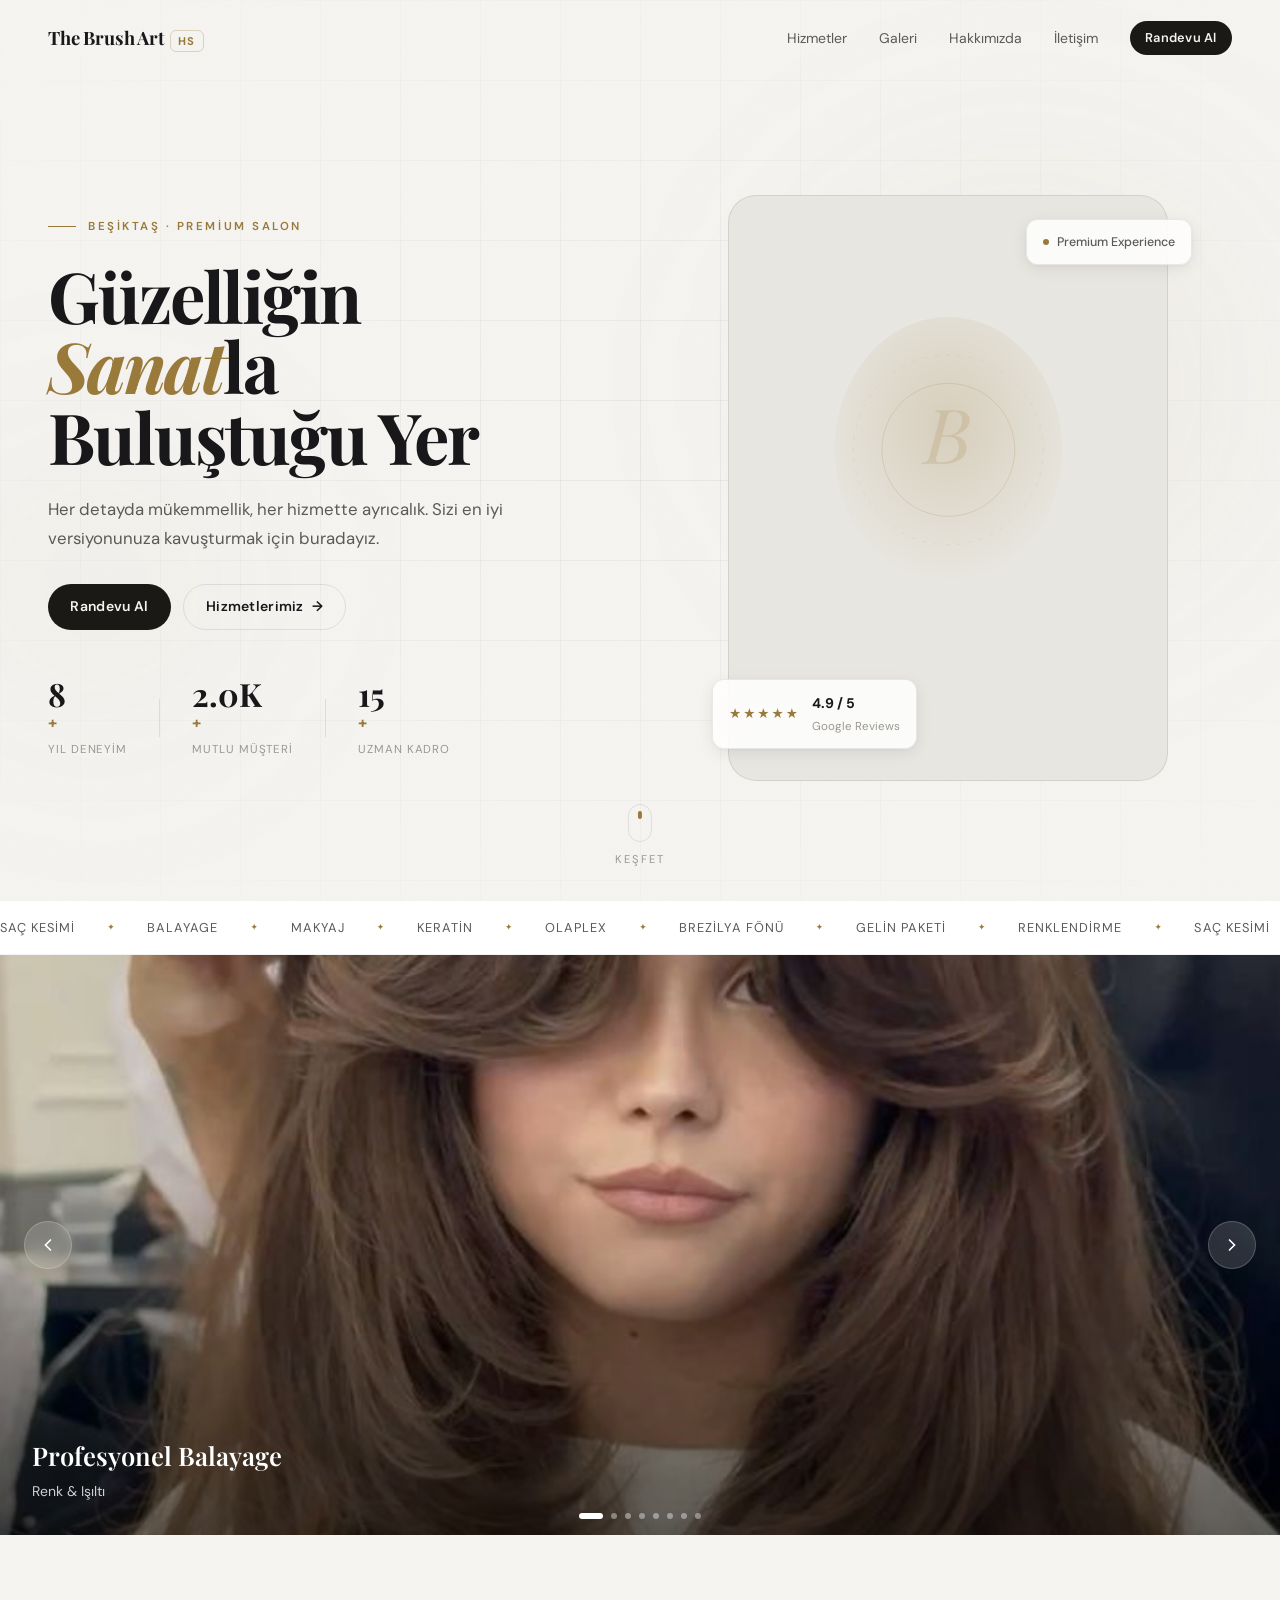
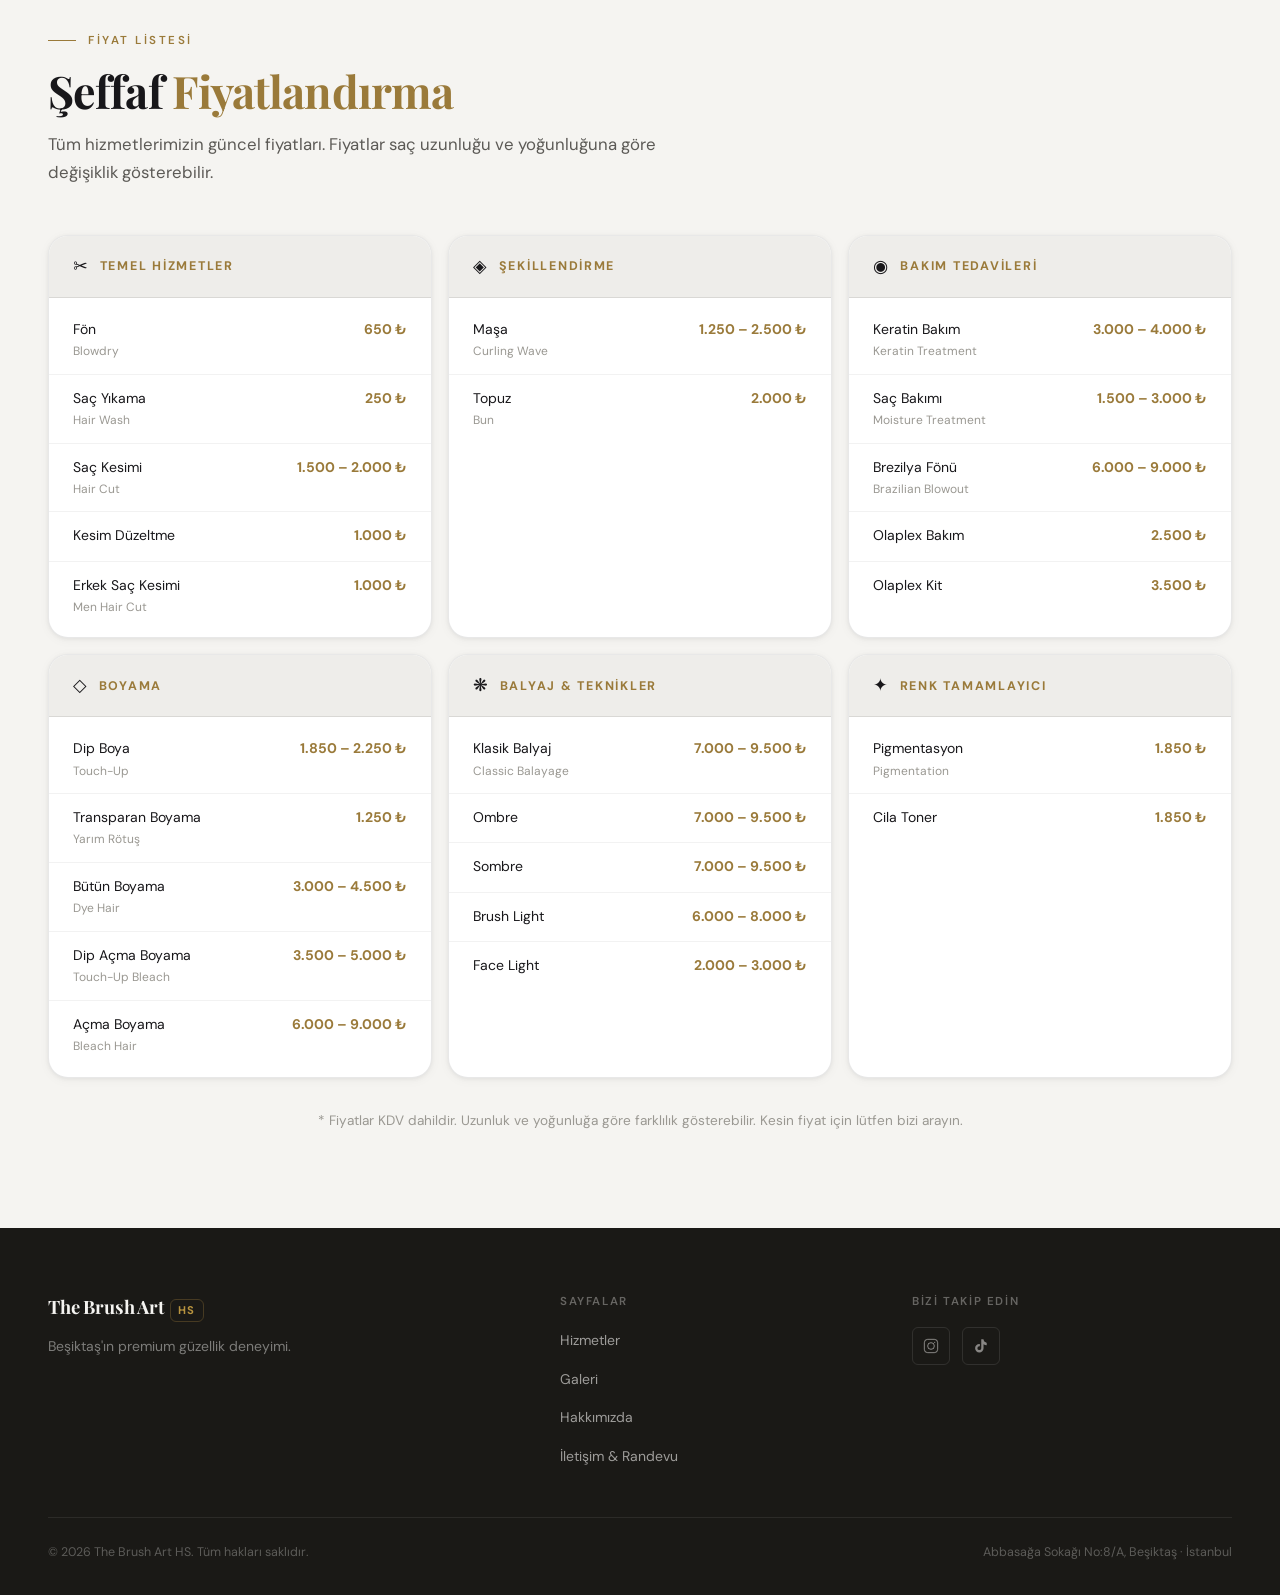
<file: index.html>
<!DOCTYPE html>
<html lang="tr">
<head>
  <meta charset="UTF-8" />
  <meta name="viewport" content="width=device-width, initial-scale=1.0" />
  <meta name="description" content="The Brush Art HS — Beşiktaş'ın premium güzellik salonu. Saç, makyaj ve bakım hizmetleri." />
  <title>The Brush Art HS | Premium Salon — Beşiktaş</title>
  <link rel="preconnect" href="https://fonts.googleapis.com" />
  <link rel="preconnect" href="https://fonts.gstatic.com" crossorigin />
  <link href="https://fonts.googleapis.com/css2?family=Playfair+Display:ital,wght@0,400;0,600;0,700;1,400;1,600&family=DM+Sans:wght@300;400;500;600&display=swap" rel="stylesheet" />
  <link rel="stylesheet" href="css/style.css" />
  <link rel="stylesheet" href="css/animations.css" />
</head>
<body>

<!-- NAV -->
<nav class="navbar" id="navbar">
  <div class="nav-container">
    <a href="index.html" class="nav-logo">
      <span class="logo-main">The Brush Art</span>
      <span class="logo-tag">HS</span>
    </a>
    <ul class="nav-links" id="navLinks">
      <li><a href="hizmetler.html" class="nav-link">Hizmetler</a></li>
      <li><a href="galeri.html"    class="nav-link">Galeri</a></li>
      <li><a href="hakkimizda.html" class="nav-link">Hakkımızda</a></li>
      <li><a href="iletisim.html"  class="nav-link">İletişim</a></li>
    </ul>
    <a href="iletisim.html" class="btn btn-dark btn-sm nav-cta">Randevu Al</a>
    <button class="nav-toggle" id="navToggle" aria-label="Menü" aria-expanded="false">
      <span class="toggle-bar"></span><span class="toggle-bar"></span><span class="toggle-bar"></span>
    </button>
  </div>
</nav>

<!-- HERO -->
<section class="hero" id="home">
  <div class="hero-bg" aria-hidden="true">
    <div class="hero-grain"></div>
    <div class="hero-glow hero-glow--right"></div>
    <div class="hero-glow hero-glow--left"></div>
    <div class="hero-lines"></div>
  </div>
  <div class="hero-container">
    <div class="hero-copy">
      <p class="eyebrow reveal" data-delay="0">
        <span class="eyebrow-line"></span>Beşiktaş · Premium Salon
      </p>
      <h1 class="hero-title reveal" data-delay="120">
        Güzelliğin<br /><em>Sanat</em>la<br />Buluştuğu Yer
      </h1>
      <p class="hero-desc reveal" data-delay="240">
        Her detayda mükemmellik, her hizmette ayrıcalık.
        Sizi en iyi versiyonunuza kavuşturmak için buradayız.
      </p>
      <div class="hero-actions reveal" data-delay="360">
        <a href="iletisim.html" class="btn btn-dark">Randevu Al</a>
        <a href="hizmetler.html" class="btn btn-outline">Hizmetlerimiz <span class="btn-arrow">→</span></a>
      </div>
      <div class="hero-stats reveal" data-delay="480">
        <div class="stat">
          <span class="stat-num" data-count="8">0</span><span class="stat-plus">+</span>
          <span class="stat-label">Yıl Deneyim</span>
        </div>
        <div class="stat-sep"></div>
        <div class="stat">
          <span class="stat-num" data-count="2000">0</span><span class="stat-plus">+</span>
          <span class="stat-label">Mutlu Müşteri</span>
        </div>
        <div class="stat-sep"></div>
        <div class="stat">
          <span class="stat-num" data-count="15">0</span><span class="stat-plus">+</span>
          <span class="stat-label">Uzman Kadro</span>
        </div>
      </div>
    </div>
    <div class="hero-visual reveal-right" data-delay="80" aria-hidden="true">
      <div class="hero-frame">
        <div class="hero-img-placeholder">
          <div class="placeholder-inner">
            <svg class="placeholder-orb" viewBox="0 0 300 400" xmlns="http://www.w3.org/2000/svg">
              <defs>
                <radialGradient id="orbGradLight" cx="50%" cy="40%" r="60%">
                  <stop offset="0%"   stop-color="#9a7a3a" stop-opacity="0.22"/>
                  <stop offset="100%" stop-color="#9a7a3a" stop-opacity="0"/>
                </radialGradient>
              </defs>
              <ellipse cx="150" cy="160" rx="120" ry="140" fill="url(#orbGradLight)"/>
              <circle cx="150" cy="160" r="70" fill="none" stroke="rgba(154,122,58,0.2)" stroke-width="1"/>
              <circle cx="150" cy="160" r="100" fill="none" stroke="rgba(154,122,58,0.1)" stroke-width="1" stroke-dasharray="4 8"/>
              <text x="150" y="175" text-anchor="middle" font-family="Playfair Display,serif" font-size="80" fill="rgba(154,122,58,0.18)" font-style="italic">B</text>
            </svg>
          </div>
        </div>
        <div class="hero-badge glass">
          <span class="badge-dot"></span><span>Premium Experience</span>
        </div>
        <div class="hero-rating glass">
          <div class="rating-stars">★★★★★</div>
          <div class="rating-info">
            <strong>4.9 / 5</strong><span>Google Reviews</span>
          </div>
        </div>
      </div>
    </div>
  </div>
  <div class="hero-scroll" aria-hidden="true">
    <div class="scroll-indicator"><div class="scroll-dot"></div></div>
    <span>Keşfet</span>
  </div>
</section>

<!-- MARQUEE -->
<div class="marquee-strip" aria-hidden="true">
  <div class="marquee-track">
    <span>Saç Kesimi</span><span class="marquee-sep">✦</span>
    <span>Balayage</span><span class="marquee-sep">✦</span>
    <span>Makyaj</span><span class="marquee-sep">✦</span>
    <span>Keratin</span><span class="marquee-sep">✦</span>
    <span>Olaplex</span><span class="marquee-sep">✦</span>
    <span>Brezilya Fönü</span><span class="marquee-sep">✦</span>
    <span>Gelin Paketi</span><span class="marquee-sep">✦</span>
    <span>Renklendirme</span><span class="marquee-sep">✦</span>
    <span>Saç Kesimi</span><span class="marquee-sep">✦</span>
    <span>Balayage</span><span class="marquee-sep">✦</span>
    <span>Makyaj</span><span class="marquee-sep">✦</span>
    <span>Keratin</span><span class="marquee-sep">✦</span>
    <span>Olaplex</span><span class="marquee-sep">✦</span>
    <span>Brezilya Fönü</span><span class="marquee-sep">✦</span>
    <span>Gelin Paketi</span><span class="marquee-sep">✦</span>
    <span>Renklendirme</span><span class="marquee-sep">✦</span>
  </div>
</div>

<!-- IMAGE SLIDER -->
<section class="slider-section" aria-label="Galeri">
  <div class="slider-wrapper" id="mainSlider">
    <div class="slider-track" id="sliderTrack">
      <!-- Populated by slider.js -->
    </div>
    <button class="slider-arrow slider-arrow--prev" id="sliderPrev" aria-label="Önceki">
      <svg viewBox="0 0 24 24" fill="none" stroke="currentColor" stroke-width="2" stroke-linecap="round"><polyline points="15 18 9 12 15 6"/></svg>
    </button>
    <button class="slider-arrow slider-arrow--next" id="sliderNext" aria-label="Sonraki">
      <svg viewBox="0 0 24 24" fill="none" stroke="currentColor" stroke-width="2" stroke-linecap="round"><polyline points="9 18 15 12 9 6"/></svg>
    </button>
    <div class="slider-dots" id="sliderDots"></div>
  </div>
</section>

<!-- PRICING -->
<section class="pricing" id="fiyatlar">
  <div class="container">
    <header class="section-header" data-scroll-reveal>
      <p class="section-eyebrow"><span class="eyebrow-line"></span>Fiyat Listesi</p>
      <h2 class="section-title">Şeffaf <span class="text-gold">Fiyatlandırma</span></h2>
      <p class="section-desc">Tüm hizmetlerimizin güncel fiyatları. Fiyatlar saç uzunluğu ve yoğunluğuna göre değişiklik gösterebilir.</p>
    </header>

    <div class="pricing-grid">

      <!-- Temel Hizmetler -->
      <div class="price-cat" data-scroll-reveal data-delay="0">
        <div class="price-cat-header">
          <span class="price-cat-icon">✂</span>
          <h3>Temel Hizmetler</h3>
        </div>
        <ul class="price-list">
          <li class="price-item"><div class="svc-name">Fön<span class="svc-en">Blowdry</span></div><span class="svc-price">650 ₺</span></li>
          <li class="price-item"><div class="svc-name">Saç Yıkama<span class="svc-en">Hair Wash</span></div><span class="svc-price">250 ₺</span></li>
          <li class="price-item"><div class="svc-name">Saç Kesimi<span class="svc-en">Hair Cut</span></div><span class="svc-price">1.500 – 2.000 ₺</span></li>
          <li class="price-item"><div class="svc-name">Kesim Düzeltme<span class="svc-en"></span></div><span class="svc-price">1.000 ₺</span></li>
          <li class="price-item"><div class="svc-name">Erkek Saç Kesimi<span class="svc-en">Men Hair Cut</span></div><span class="svc-price">1.000 ₺</span></li>
        </ul>
      </div>

      <!-- Şekillendirme -->
      <div class="price-cat" data-scroll-reveal data-delay="80">
        <div class="price-cat-header">
          <span class="price-cat-icon">◈</span>
          <h3>Şekillendirme</h3>
        </div>
        <ul class="price-list">
          <li class="price-item"><div class="svc-name">Maşa<span class="svc-en">Curling Wave</span></div><span class="svc-price">1.250 – 2.500 ₺</span></li>
          <li class="price-item"><div class="svc-name">Topuz<span class="svc-en">Bun</span></div><span class="svc-price">2.000 ₺</span></li>
        </ul>
      </div>

      <!-- Bakım Tedavileri -->
      <div class="price-cat" data-scroll-reveal data-delay="160">
        <div class="price-cat-header">
          <span class="price-cat-icon">◉</span>
          <h3>Bakım Tedavileri</h3>
        </div>
        <ul class="price-list">
          <li class="price-item"><div class="svc-name">Keratin Bakım<span class="svc-en">Keratin Treatment</span></div><span class="svc-price">3.000 – 4.000 ₺</span></li>
          <li class="price-item"><div class="svc-name">Saç Bakımı<span class="svc-en">Moisture Treatment</span></div><span class="svc-price">1.500 – 3.000 ₺</span></li>
          <li class="price-item"><div class="svc-name">Brezilya Fönü<span class="svc-en">Brazilian Blowout</span></div><span class="svc-price">6.000 – 9.000 ₺</span></li>
          <li class="price-item"><div class="svc-name">Olaplex Bakım<span class="svc-en"></span></div><span class="svc-price">2.500 ₺</span></li>
          <li class="price-item"><div class="svc-name">Olaplex Kit<span class="svc-en"></span></div><span class="svc-price">3.500 ₺</span></li>
        </ul>
      </div>

      <!-- Boyama -->
      <div class="price-cat" data-scroll-reveal data-delay="0">
        <div class="price-cat-header">
          <span class="price-cat-icon">◇</span>
          <h3>Boyama</h3>
        </div>
        <ul class="price-list">
          <li class="price-item"><div class="svc-name">Dip Boya<span class="svc-en">Touch-Up</span></div><span class="svc-price">1.850 – 2.250 ₺</span></li>
          <li class="price-item"><div class="svc-name">Transparan Boyama<span class="svc-en">Yarım Rötuş</span></div><span class="svc-price">1.250 ₺</span></li>
          <li class="price-item"><div class="svc-name">Bütün Boyama<span class="svc-en">Dye Hair</span></div><span class="svc-price">3.000 – 4.500 ₺</span></li>
          <li class="price-item"><div class="svc-name">Dip Açma Boyama<span class="svc-en">Touch-Up Bleach</span></div><span class="svc-price">3.500 – 5.000 ₺</span></li>
          <li class="price-item"><div class="svc-name">Açma Boyama<span class="svc-en">Bleach Hair</span></div><span class="svc-price">6.000 – 9.000 ₺</span></li>
        </ul>
      </div>

      <!-- Balyaj & Teknikler -->
      <div class="price-cat" data-scroll-reveal data-delay="80">
        <div class="price-cat-header">
          <span class="price-cat-icon">❋</span>
          <h3>Balyaj &amp; Teknikler</h3>
        </div>
        <ul class="price-list">
          <li class="price-item"><div class="svc-name">Klasik Balyaj<span class="svc-en">Classic Balayage</span></div><span class="svc-price">7.000 – 9.500 ₺</span></li>
          <li class="price-item"><div class="svc-name">Ombre<span class="svc-en"></span></div><span class="svc-price">7.000 – 9.500 ₺</span></li>
          <li class="price-item"><div class="svc-name">Sombre<span class="svc-en"></span></div><span class="svc-price">7.000 – 9.500 ₺</span></li>
          <li class="price-item"><div class="svc-name">Brush Light<span class="svc-en"></span></div><span class="svc-price">6.000 – 8.000 ₺</span></li>
          <li class="price-item"><div class="svc-name">Face Light<span class="svc-en"></span></div><span class="svc-price">2.000 – 3.000 ₺</span></li>
        </ul>
      </div>

      <!-- Renk Tamamlayıcı -->
      <div class="price-cat" data-scroll-reveal data-delay="160">
        <div class="price-cat-header">
          <span class="price-cat-icon">✦</span>
          <h3>Renk Tamamlayıcı</h3>
        </div>
        <ul class="price-list">
          <li class="price-item"><div class="svc-name">Pigmentasyon<span class="svc-en">Pigmentation</span></div><span class="svc-price">1.850 ₺</span></li>
          <li class="price-item"><div class="svc-name">Cila Toner<span class="svc-en"></span></div><span class="svc-price">1.850 ₺</span></li>
        </ul>
      </div>

    </div>
    <p class="pricing-note">* Fiyatlar KDV dahildir. Uzunluk ve yoğunluğa göre farklılık gösterebilir. Kesin fiyat için lütfen bizi arayın.</p>
  </div>
</section>

<!-- FOOTER -->
<footer class="footer">
  <div class="container">
    <div class="footer-top">
      <div class="footer-brand">
        <a href="index.html" class="nav-logo"><span class="logo-main">The Brush Art</span><span class="logo-tag">HS</span></a>
        <p>Beşiktaş'ın premium güzellik deneyimi.</p>
      </div>
      <nav class="footer-nav" aria-label="Footer">
        <p>Sayfalar</p>
        <ul>
          <li><a href="hizmetler.html">Hizmetler</a></li>
          <li><a href="galeri.html">Galeri</a></li>
          <li><a href="hakkimizda.html">Hakkımızda</a></li>
          <li><a href="iletisim.html">İletişim &amp; Randevu</a></li>
        </ul>
      </nav>
      <div class="footer-social">
        <p>Bizi Takip Edin</p>
        <div class="social-links">
          <a href="#" class="social-link" aria-label="Instagram">
            <svg viewBox="0 0 24 24" fill="none" stroke="currentColor" stroke-width="1.5" width="16" height="16"><rect x="2" y="2" width="20" height="20" rx="5"/><circle cx="12" cy="12" r="5"/><circle cx="17.5" cy="6.5" r="1" fill="currentColor" stroke="none"/></svg>
          </a>
          <a href="#" class="social-link" aria-label="TikTok">
            <svg viewBox="0 0 24 24" fill="currentColor" width="16" height="16"><path d="M19.59 6.69a4.83 4.83 0 0 1-3.77-4.25V2h-3.45v13.67a2.89 2.89 0 0 1-2.88 2.5 2.89 2.89 0 0 1-2.89-2.89 2.89 2.89 0 0 1 2.89-2.89c.28 0 .54.04.79.1V9.01a6.33 6.33 0 0 0-.79-.05 6.34 6.34 0 0 0-6.34 6.34 6.34 6.34 0 0 0 6.34 6.34 6.34 6.34 0 0 0 6.33-6.34V9.19a8.16 8.16 0 0 0 4.77 1.52V7.27a4.85 4.85 0 0 1-1-.58z"/></svg>
          </a>
        </div>
      </div>
    </div>
    <div class="footer-bottom">
      <p>&copy; 2026 The Brush Art HS. Tüm hakları saklıdır.</p>
      <p>Abbasağa Sokağı No:8/A, Beşiktaş · İstanbul</p>
    </div>
  </div>
</footer>

<script src="js/config.js"></script>
<script src="js/main.js"></script>
<script src="js/slider.js"></script>
</body>
</html>
</file>
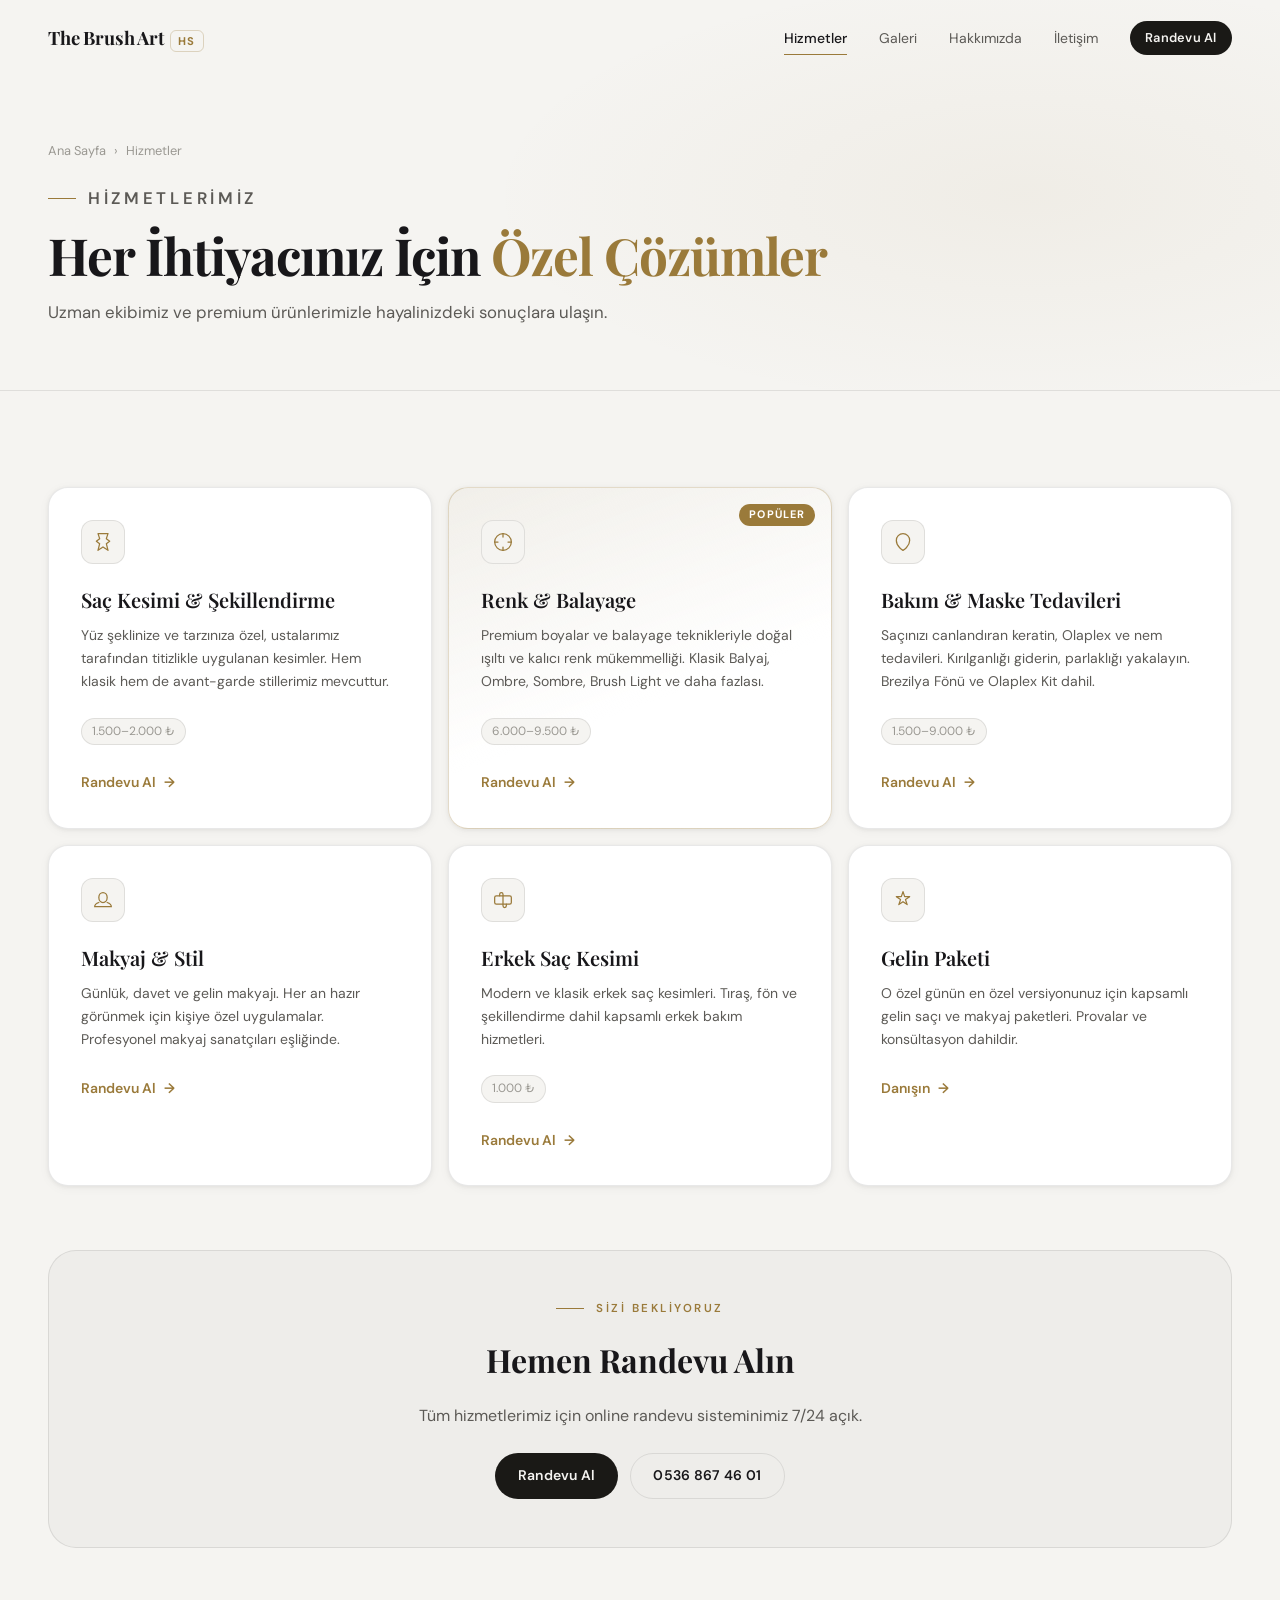
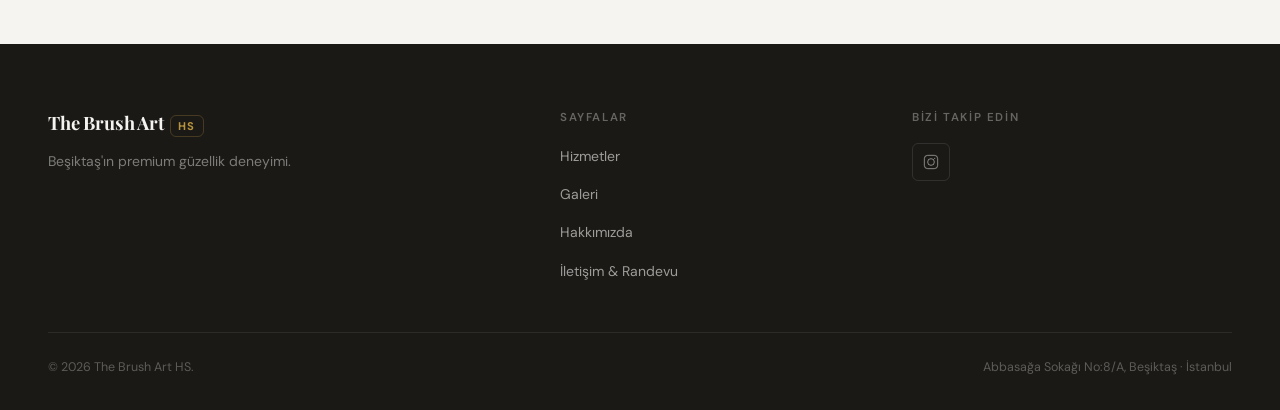
<file: hizmetler.html>
<!DOCTYPE html>
<html lang="tr">
<head>
  <meta charset="UTF-8" />
  <meta name="viewport" content="width=device-width, initial-scale=1.0" />
  <meta name="description" content="The Brush Art HS — Hizmetlerimiz. Saç kesimi, boyama, bakım, makyaj ve daha fazlası." />
  <title>Hizmetler | The Brush Art HS</title>
  <link rel="preconnect" href="https://fonts.googleapis.com" />
  <link rel="preconnect" href="https://fonts.gstatic.com" crossorigin />
  <link href="https://fonts.googleapis.com/css2?family=Playfair+Display:ital,wght@0,400;0,600;0,700;1,400&family=DM+Sans:wght@300;400;500;600&display=swap" rel="stylesheet" />
  <link rel="stylesheet" href="css/style.css" />
  <link rel="stylesheet" href="css/animations.css" />
</head>
<body>

<nav class="navbar scrolled" id="navbar">
  <div class="nav-container">
    <a href="index.html" class="nav-logo"><span class="logo-main">The Brush Art</span><span class="logo-tag">HS</span></a>
    <ul class="nav-links" id="navLinks">
      <li><a href="hizmetler.html"  class="nav-link active">Hizmetler</a></li>
      <li><a href="galeri.html"     class="nav-link">Galeri</a></li>
      <li><a href="hakkimizda.html" class="nav-link">Hakkımızda</a></li>
      <li><a href="iletisim.html"   class="nav-link">İletişim</a></li>
    </ul>
    <a href="iletisim.html" class="btn btn-dark btn-sm nav-cta">Randevu Al</a>
    <button class="nav-toggle" id="navToggle" aria-label="Menü" aria-expanded="false">
      <span class="toggle-bar"></span><span class="toggle-bar"></span><span class="toggle-bar"></span>
    </button>
  </div>
</nav>

<div class="page-hero">
  <div class="page-hero-bg" aria-hidden="true"></div>
  <div class="container">
    <nav class="breadcrumb" aria-label="Breadcrumb">
      <a href="index.html">Ana Sayfa</a><span class="breadcrumb-sep">›</span><span>Hizmetler</span>
    </nav>
    <p class="section-eyebrow"><span class="eyebrow-line"></span>Hizmetlerimiz</p>
    <h1 class="section-title">Her İhtiyacınız İçin <span class="text-gold">Özel Çözümler</span></h1>
    <p>Uzman ekibimiz ve premium ürünlerimizle hayalinizdeki sonuçlara ulaşın.</p>
  </div>
</div>

<section class="services">
  <div class="container">
    <div class="services-grid">

      <article class="service-card" data-scroll-reveal data-delay="0">
        <div class="service-icon-wrap">
          <svg class="service-icon" viewBox="0 0 24 24" fill="none" stroke="currentColor" stroke-width="1.5"><path d="M6 2l2 6-4 3 4 3-2 8 6-4 6 4-2-8 4-3-4-3 2-6z" stroke-linejoin="round"/></svg>
        </div>
        <h3>Saç Kesimi &amp; Şekillendirme</h3>
        <p>Yüz şeklinize ve tarzınıza özel, ustalarımız tarafından titizlikle uygulanan kesimler. Hem klasik hem de avant-garde stillerimiz mevcuttur.</p>
        <div style="display:flex;gap:var(--sp-2);flex-wrap:wrap;margin-bottom:var(--sp-6);">
          <span style="font-size:0.75rem;padding:3px 10px;border-radius:var(--r-full);background:var(--bg);border:1px solid var(--border);color:var(--text-3);">1.500–2.000 ₺</span>
        </div>
        <a href="iletisim.html" class="card-link">Randevu Al <span>→</span></a>
      </article>

      <article class="service-card featured" data-scroll-reveal data-delay="80">
        <div class="service-badge-tag">Popüler</div>
        <div class="service-icon-wrap">
          <svg class="service-icon" viewBox="0 0 24 24" fill="none" stroke="currentColor" stroke-width="1.5"><circle cx="12" cy="12" r="10"/><path d="M12 2v4M12 18v4M2 12h4M18 12h4" stroke-linecap="round"/></svg>
        </div>
        <h3>Renk &amp; Balayage</h3>
        <p>Premium boyalar ve balayage teknikleriyle doğal ışıltı ve kalıcı renk mükemmelliği. Klasik Balyaj, Ombre, Sombre, Brush Light ve daha fazlası.</p>
        <div style="display:flex;gap:var(--sp-2);flex-wrap:wrap;margin-bottom:var(--sp-6);">
          <span style="font-size:0.75rem;padding:3px 10px;border-radius:var(--r-full);background:var(--bg);border:1px solid var(--border);color:var(--text-3);">6.000–9.500 ₺</span>
        </div>
        <a href="iletisim.html" class="card-link">Randevu Al <span>→</span></a>
      </article>

      <article class="service-card" data-scroll-reveal data-delay="160">
        <div class="service-icon-wrap">
          <svg class="service-icon" viewBox="0 0 24 24" fill="none" stroke="currentColor" stroke-width="1.5"><path d="M12 22s-8-4.5-8-11.8A8 8 0 0 1 12 2a8 8 0 0 1 8 8.2c0 7.3-8 11.8-8 11.8z" stroke-linejoin="round"/></svg>
        </div>
        <h3>Bakım &amp; Maske Tedavileri</h3>
        <p>Saçınızı canlandıran keratin, Olaplex ve nem tedavileri. Kırılganlığı giderin, parlaklığı yakalayın. Brezilya Fönü ve Olaplex Kit dahil.</p>
        <div style="display:flex;gap:var(--sp-2);flex-wrap:wrap;margin-bottom:var(--sp-6);">
          <span style="font-size:0.75rem;padding:3px 10px;border-radius:var(--r-full);background:var(--bg);border:1px solid var(--border);color:var(--text-3);">1.500–9.000 ₺</span>
        </div>
        <a href="iletisim.html" class="card-link">Randevu Al <span>→</span></a>
      </article>

      <article class="service-card" data-scroll-reveal data-delay="0">
        <div class="service-icon-wrap">
          <svg class="service-icon" viewBox="0 0 24 24" fill="none" stroke="currentColor" stroke-width="1.5"><ellipse cx="12" cy="9" rx="5" ry="6"/><path d="M7 15c-3 1-5 3-5 5h20c0-2-2-4-5-5" stroke-linecap="round"/></svg>
        </div>
        <h3>Makyaj &amp; Stil</h3>
        <p>Günlük, davet ve gelin makyajı. Her an hazır görünmek için kişiye özel uygulamalar. Profesyonel makyaj sanatçıları eşliğinde.</p>
        <a href="iletisim.html" class="card-link">Randevu Al <span>→</span></a>
      </article>

      <article class="service-card" data-scroll-reveal data-delay="80">
        <div class="service-icon-wrap">
          <svg class="service-icon" viewBox="0 0 24 24" fill="none" stroke="currentColor" stroke-width="1.5"><path d="M20 7H4a2 2 0 0 0-2 2v6a2 2 0 0 0 2 2h16a2 2 0 0 0 2-2V9a2 2 0 0 0-2-2z"/><path d="M12 7V5a2 2 0 0 0-4 0v2M12 7v10M12 17v2a2 2 0 0 0 4 0v-2" stroke-linecap="round"/></svg>
        </div>
        <h3>Erkek Saç Kesimi</h3>
        <p>Modern ve klasik erkek saç kesimleri. Tıraş, fön ve şekillendirme dahil kapsamlı erkek bakım hizmetleri.</p>
        <div style="display:flex;gap:var(--sp-2);flex-wrap:wrap;margin-bottom:var(--sp-6);">
          <span style="font-size:0.75rem;padding:3px 10px;border-radius:var(--r-full);background:var(--bg);border:1px solid var(--border);color:var(--text-3);">1.000 ₺</span>
        </div>
        <a href="iletisim.html" class="card-link">Randevu Al <span>→</span></a>
      </article>

      <article class="service-card" data-scroll-reveal data-delay="160">
        <div class="service-icon-wrap">
          <svg class="service-icon" viewBox="0 0 24 24" fill="none" stroke="currentColor" stroke-width="1.5"><path d="M12 2l2 6h6l-5 3.5 2 6L12 14l-5 3.5 2-6L4 8h6z" stroke-linejoin="round"/></svg>
        </div>
        <h3>Gelin Paketi</h3>
        <p>O özel günün en özel versiyonunuz için kapsamlı gelin saçı ve makyaj paketleri. Provalar ve konsültasyon dahildir.</p>
        <a href="iletisim.html" class="card-link">Danışın <span>→</span></a>
      </article>

    </div>

    <!-- CTA -->
    <div style="text-align:center;margin-top:var(--sp-16);padding:var(--sp-12);background:var(--bg-2);border-radius:var(--r-xl);border:1px solid var(--border);" data-scroll-reveal>
      <p class="section-eyebrow" style="justify-content:center;"><span class="eyebrow-line"></span>Sizi Bekliyoruz</p>
      <h2 style="font-family:var(--ff-display);font-size:2rem;font-weight:700;margin-bottom:var(--sp-4);">Hemen Randevu Alın</h2>
      <p style="color:var(--text-2);margin-bottom:var(--sp-6);">Tüm hizmetlerimiz için online randevu sisteminimiz 7/24 açık.</p>
      <div style="display:flex;gap:var(--sp-3);justify-content:center;flex-wrap:wrap;">
        <a href="iletisim.html" class="btn btn-dark">Randevu Al</a>
        <a href="tel:+905368674601" class="btn btn-outline">0536 867 46 01</a>
      </div>
    </div>
  </div>
</section>

<footer class="footer">
  <div class="container">
    <div class="footer-top">
      <div class="footer-brand">
        <a href="index.html" class="nav-logo"><span class="logo-main">The Brush Art</span><span class="logo-tag">HS</span></a>
        <p>Beşiktaş'ın premium güzellik deneyimi.</p>
      </div>
      <nav class="footer-nav"><p>Sayfalar</p><ul><li><a href="hizmetler.html">Hizmetler</a></li><li><a href="galeri.html">Galeri</a></li><li><a href="hakkimizda.html">Hakkımızda</a></li><li><a href="iletisim.html">İletişim &amp; Randevu</a></li></ul></nav>
      <div class="footer-social"><p>Bizi Takip Edin</p><div class="social-links"><a href="#" class="social-link" aria-label="Instagram"><svg viewBox="0 0 24 24" fill="none" stroke="currentColor" stroke-width="1.5" width="16" height="16"><rect x="2" y="2" width="20" height="20" rx="5"/><circle cx="12" cy="12" r="5"/><circle cx="17.5" cy="6.5" r="1" fill="currentColor" stroke="none"/></svg></a></div></div>
    </div>
    <div class="footer-bottom"><p>&copy; 2026 The Brush Art HS.</p><p>Abbasağa Sokağı No:8/A, Beşiktaş · İstanbul</p></div>
  </div>
</footer>

<script src="js/config.js"></script>
<script src="js/main.js"></script>
</body>
</html>
</file>
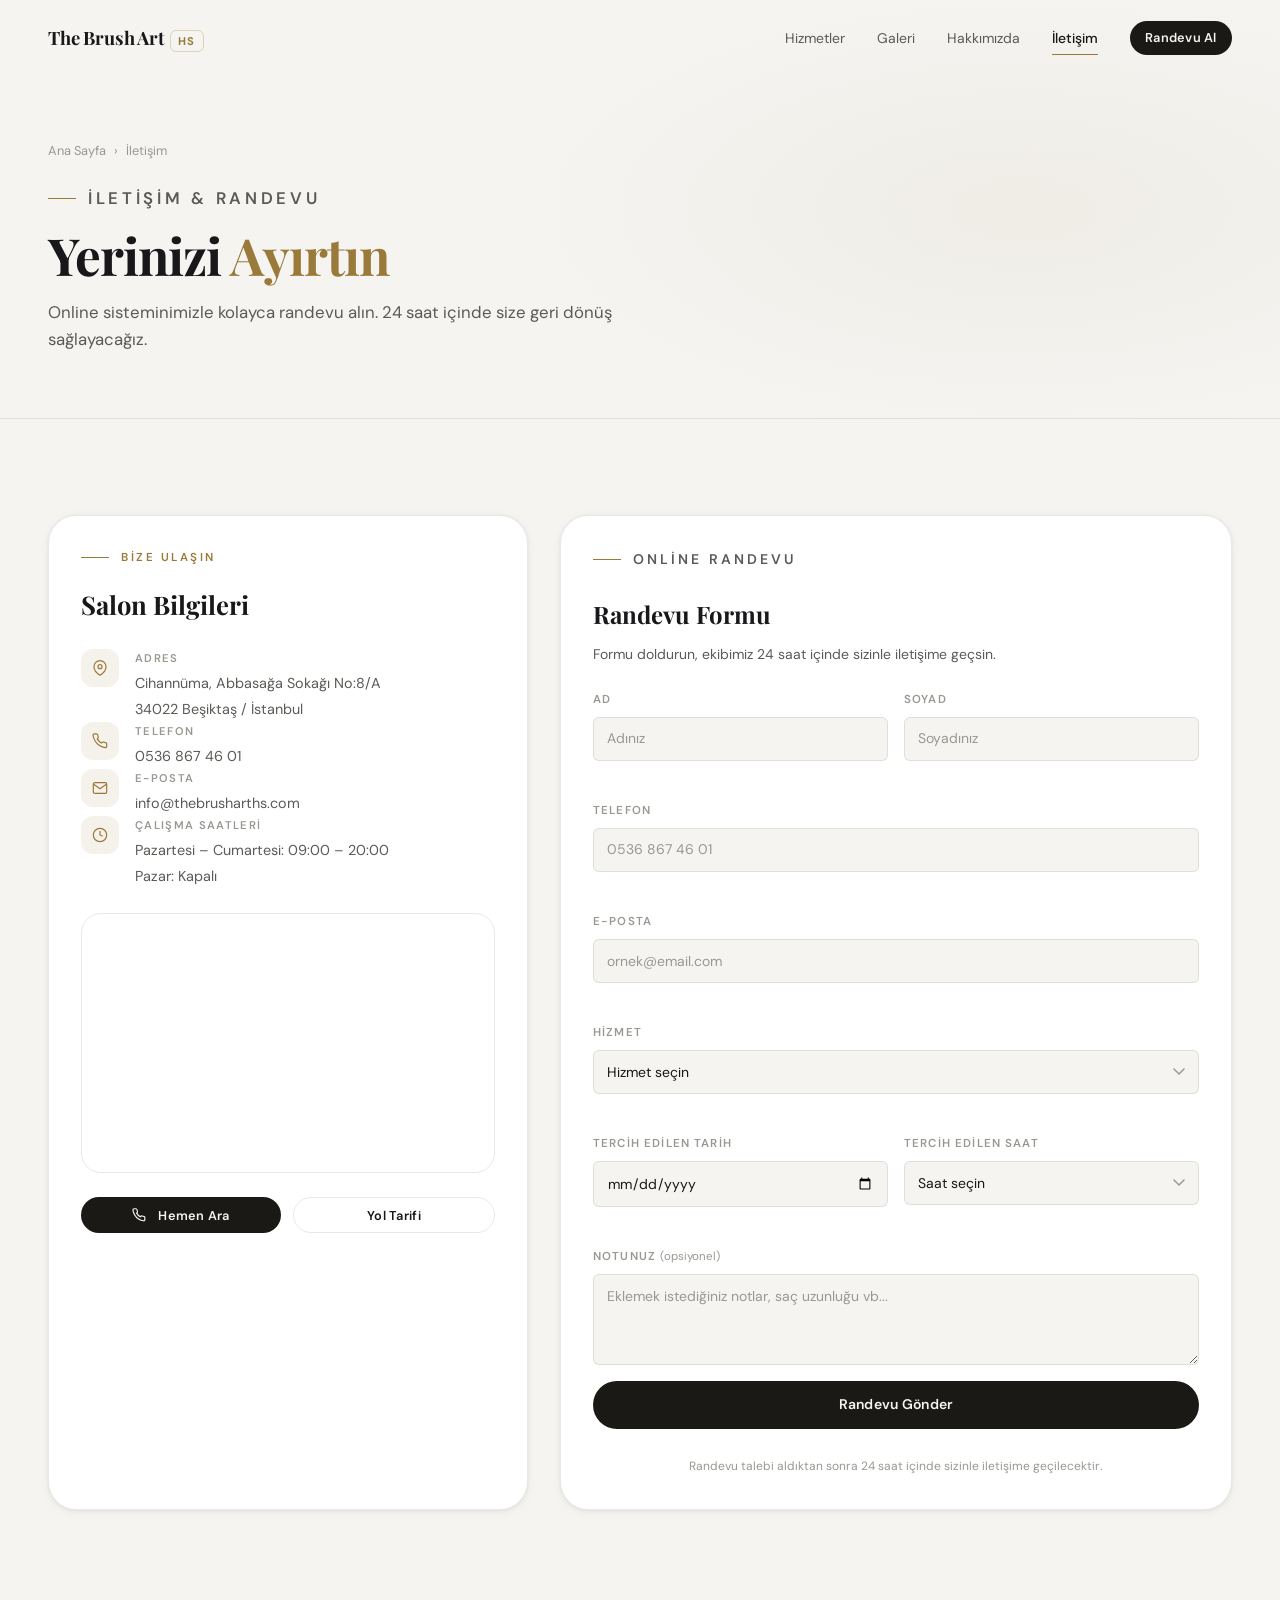
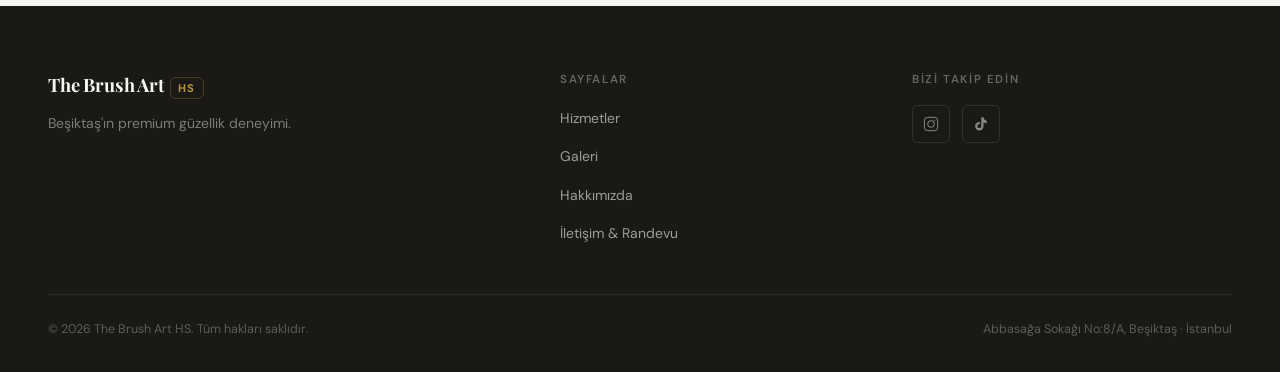
<file: iletisim.html>
<!DOCTYPE html>
<html lang="tr">
<head>
  <meta charset="UTF-8" />
  <meta name="viewport" content="width=device-width, initial-scale=1.0" />
  <meta name="description" content="The Brush Art HS — Online randevu alın, iletişime geçin. Beşiktaş, İstanbul." />
  <title>İletişim &amp; Randevu | The Brush Art HS</title>
  <link rel="preconnect" href="https://fonts.googleapis.com" />
  <link rel="preconnect" href="https://fonts.gstatic.com" crossorigin />
  <link href="https://fonts.googleapis.com/css2?family=Playfair+Display:ital,wght@0,400;0,600;0,700;1,400;1,600&family=DM+Sans:wght@300;400;500;600&display=swap" rel="stylesheet" />
  <link rel="stylesheet" href="css/style.css" />
  <link rel="stylesheet" href="css/animations.css" />
</head>
<body>

<!-- NAV -->
<nav class="navbar scrolled" id="navbar">
  <div class="nav-container">
    <a href="index.html" class="nav-logo">
      <span class="logo-main">The Brush Art</span>
      <span class="logo-tag">HS</span>
    </a>
    <ul class="nav-links" id="navLinks">
      <li><a href="hizmetler.html"  class="nav-link">Hizmetler</a></li>
      <li><a href="galeri.html"     class="nav-link">Galeri</a></li>
      <li><a href="hakkimizda.html" class="nav-link">Hakkımızda</a></li>
      <li><a href="iletisim.html"   class="nav-link active">İletişim</a></li>
    </ul>
    <a href="iletisim.html" class="btn btn-dark btn-sm nav-cta">Randevu Al</a>
    <button class="nav-toggle" id="navToggle" aria-label="Menü" aria-expanded="false">
      <span class="toggle-bar"></span><span class="toggle-bar"></span><span class="toggle-bar"></span>
    </button>
  </div>
</nav>

<!-- PAGE HERO -->
<div class="page-hero">
  <div class="page-hero-bg" aria-hidden="true"></div>
  <div class="container">
    <nav class="breadcrumb" aria-label="Breadcrumb">
      <a href="index.html">Ana Sayfa</a>
      <span class="breadcrumb-sep">›</span>
      <span>İletişim</span>
    </nav>
    <p class="section-eyebrow"><span class="eyebrow-line"></span>İletişim &amp; Randevu</p>
    <h1 class="section-title">Yerinizi <span class="text-gold">Ayırtın</span></h1>
    <p>Online sisteminimizle kolayca randevu alın. 24 saat içinde size geri dönüş sağlayacağız.</p>
  </div>
</div>

<!-- CONTACT SECTION -->
<section class="contact-page">
  <div class="container">
    <div class="contact-grid">

      <!-- Info + Map -->
      <div class="contact-info-card" data-scroll-reveal>
        <p class="section-eyebrow"><span class="eyebrow-line"></span>Bize Ulaşın</p>
        <h2 style="font-family:var(--ff-display);font-size:1.6rem;font-weight:700;margin-bottom:var(--sp-2);">Salon Bilgileri</h2>

        <ul class="contact-list" role="list">
          <li class="contact-item">
            <div class="ci-icon-wrap">
              <svg viewBox="0 0 24 24" fill="none" stroke="currentColor" stroke-width="1.8">
                <path d="M21 10c0 7-9 13-9 13s-9-6-9-13a9 9 0 0 1 18 0z"/><circle cx="12" cy="10" r="3"/>
              </svg>
            </div>
            <div>
              <span class="ci-label">Adres</span>
              <span class="ci-value">Cihannüma, Abbasağa Sokağı No:8/A<br/>34022 Beşiktaş / İstanbul</span>
            </div>
          </li>
          <li class="contact-item">
            <div class="ci-icon-wrap">
              <svg viewBox="0 0 24 24" fill="none" stroke="currentColor" stroke-width="1.8">
                <path d="M22 16.92v3a2 2 0 0 1-2.18 2 19.79 19.79 0 0 1-8.63-3.07A19.5 19.5 0 0 1 4.69 12 19.79 19.79 0 0 1 1.61 3.41 2 2 0 0 1 3.6 1.22h3a2 2 0 0 1 2 1.72c.13.96.36 1.9.7 2.81a2 2 0 0 1-.45 2.11L7.91 8.8a16 16 0 0 0 6.29 6.29l.96-.96a2 2 0 0 1 2.11-.45c.9.34 1.85.57 2.81.7A2 2 0 0 1 22 16.92z"/>
              </svg>
            </div>
            <div>
              <span class="ci-label">Telefon</span>
              <a href="tel:+905368674601" class="ci-value">0536 867 46 01</a>
            </div>
          </li>
          <li class="contact-item">
            <div class="ci-icon-wrap">
              <svg viewBox="0 0 24 24" fill="none" stroke="currentColor" stroke-width="1.8">
                <path d="M4 4h16c1.1 0 2 .9 2 2v12c0 1.1-.9 2-2 2H4c-1.1 0-2-.9-2-2V6c0-1.1.9-2 2-2z"/><polyline points="22,6 12,13 2,6"/>
              </svg>
            </div>
            <div>
              <span class="ci-label">E-posta</span>
              <a href="mailto:info@thebrusharths.com" class="ci-value">info@thebrusharths.com</a>
            </div>
          </li>
          <li class="contact-item">
            <div class="ci-icon-wrap">
              <svg viewBox="0 0 24 24" fill="none" stroke="currentColor" stroke-width="1.8">
                <circle cx="12" cy="12" r="10"/><polyline points="12 6 12 12 16 14"/>
              </svg>
            </div>
            <div>
              <span class="ci-label">Çalışma Saatleri</span>
              <span class="ci-value">Pazartesi – Cumartesi: 09:00 – 20:00<br/>Pazar: Kapalı</span>
            </div>
          </li>
        </ul>

        <!-- Google Maps embed -->
        <div class="map-wrapper">
          <iframe
            src="https://maps.google.com/maps?q=Abbasağa+Sokağı+No:8%2FA+Beşiktaş+İstanbul+Turkey&output=embed&hl=tr&z=17"
            title="The Brush Art HS Konum"
            allowfullscreen
            loading="lazy"
            referrerpolicy="no-referrer-when-downgrade">
          </iframe>
        </div>

        <div style="margin-top:var(--sp-6);display:flex;gap:var(--sp-3);">
          <a href="tel:+905368674601" class="btn btn-dark btn-sm" style="flex:1;justify-content:center;">
            <svg viewBox="0 0 24 24" fill="none" stroke="currentColor" stroke-width="2" width="14" height="14" style="margin-right:4px"><path d="M22 16.92v3a2 2 0 0 1-2.18 2 19.79 19.79 0 0 1-8.63-3.07A19.5 19.5 0 0 1 4.69 12 19.79 19.79 0 0 1 1.61 3.41 2 2 0 0 1 3.6 1.22h3a2 2 0 0 1 2 1.72c.13.96.36 1.9.7 2.81a2 2 0 0 1-.45 2.11L7.91 8.8a16 16 0 0 0 6.29 6.29l.96-.96a2 2 0 0 1 2.11-.45c.9.34 1.85.57 2.81.7A2 2 0 0 1 22 16.92z"/></svg>
            Hemen Ara
          </a>
          <a href="https://maps.google.com/?q=Abbasağa+Sokağı+No:8/A+Beşiktaş+İstanbul" target="_blank" rel="noopener" class="btn btn-outline btn-sm" style="flex:1;justify-content:center;">
            Yol Tarifi
          </a>
        </div>
      </div>

      <!-- Appointment Form -->
      <div class="appt-form-card" data-scroll-reveal data-delay="100">
        <p class="section-eyebrow"><span class="eyebrow-line"></span>Online Randevu</p>
        <h3>Randevu Formu</h3>
        <p>Formu doldurun, ekibimiz 24 saat içinde sizinle iletişime geçsin.</p>

        <form class="appt-form" id="appointmentForm" novalidate autocomplete="on"
              action="__FORMSPREE_ENDPOINT__" method="POST">

          <!-- Formspree extras -->
          <input type="hidden" name="_subject" value="Yeni Randevu Talebi — The Brush Art HS" />
          <input type="hidden" name="_language" value="tr" />
          <!-- Honeypot -->
          <input type="text" name="_gotcha" class="hp-field" tabindex="-1" autocomplete="off" aria-hidden="true" />

          <div class="form-row">
            <div class="form-group">
              <label for="firstName">Ad</label>
              <input type="text" id="firstName" name="firstName" placeholder="Adınız" autocomplete="given-name" maxlength="50" />
              <span class="form-error" id="firstNameError" role="alert"></span>
            </div>
            <div class="form-group">
              <label for="lastName">Soyad</label>
              <input type="text" id="lastName" name="lastName" placeholder="Soyadınız" autocomplete="family-name" maxlength="50" />
              <span class="form-error" id="lastNameError" role="alert"></span>
            </div>
          </div>

          <div class="form-group">
            <label for="phone">Telefon</label>
            <input type="tel" id="phone" name="phone" placeholder="0536 867 46 01" autocomplete="tel" maxlength="20" />
            <span class="form-error" id="phoneError" role="alert"></span>
          </div>

          <div class="form-group">
            <label for="email">E-posta</label>
            <input type="email" id="email" name="email" placeholder="ornek@email.com" autocomplete="email" maxlength="100" />
            <span class="form-error" id="emailError" role="alert"></span>
          </div>

          <div class="form-group">
            <label for="service">Hizmet</label>
            <select id="service" name="service">
              <option value="" disabled selected>Hizmet seçin</option>
              <optgroup label="Temel Hizmetler">
                <option value="Fön">Fön (Blowdry) — 650 ₺</option>
                <option value="Saç Yıkama">Saç Yıkama — 250 ₺</option>
                <option value="Saç Kesimi">Saç Kesimi — 1.500–2.000 ₺</option>
                <option value="Erkek Saç Kesimi">Erkek Saç Kesimi — 1.000 ₺</option>
              </optgroup>
              <optgroup label="Şekillendirme">
                <option value="Maşa">Maşa (Curling Wave)</option>
                <option value="Topuz">Topuz (Bun)</option>
              </optgroup>
              <optgroup label="Bakım">
                <option value="Keratin Bakım">Keratin Bakım</option>
                <option value="Saç Bakımı">Saç Bakımı</option>
                <option value="Brezilya Fönü">Brezilya Fönü</option>
                <option value="Olaplex Bakım">Olaplex Bakım</option>
                <option value="Olaplex Kit">Olaplex Kit</option>
              </optgroup>
              <optgroup label="Boyama">
                <option value="Dip Boya">Dip Boya (Touch-Up)</option>
                <option value="Transparan Boyama">Transparan Boyama</option>
                <option value="Bütün Boyama">Bütün Boyama</option>
                <option value="Dip Açma Boyama">Dip Açma Boyama</option>
                <option value="Açma Boyama">Açma Boyama</option>
              </optgroup>
              <optgroup label="Balyaj & Teknikler">
                <option value="Klasik Balyaj">Klasik Balyaj</option>
                <option value="Ombre">Ombre</option>
                <option value="Sombre">Sombre</option>
                <option value="Brush Light">Brush Light</option>
                <option value="Face Light">Face Light</option>
              </optgroup>
              <optgroup label="Renk Tamamlayıcı">
                <option value="Pigmentasyon">Pigmentasyon — 1.850 ₺</option>
                <option value="Cila Toner">Cila Toner — 1.850 ₺</option>
              </optgroup>
            </select>
            <span class="form-error" id="serviceError" role="alert"></span>
          </div>

          <div class="form-row">
            <div class="form-group">
              <label for="apptDate">Tercih Edilen Tarih</label>
              <input type="date" id="apptDate" name="apptDate" />
              <span class="form-error" id="apptDateError" role="alert"></span>
            </div>
            <div class="form-group">
              <label for="apptTime">Tercih Edilen Saat</label>
              <select id="apptTime" name="apptTime">
                <option value="" disabled selected>Saat seçin</option>
                <option>09:00</option><option>09:30</option>
                <option>10:00</option><option>10:30</option>
                <option>11:00</option><option>11:30</option>
                <option>12:00</option><option>12:30</option>
                <option>13:00</option><option>13:30</option>
                <option>14:00</option><option>14:30</option>
                <option>15:00</option><option>15:30</option>
                <option>16:00</option><option>16:30</option>
                <option>17:00</option><option>17:30</option>
                <option>18:00</option><option>18:30</option>
                <option>19:00</option><option>19:30</option>
              </select>
            </div>
          </div>

          <div class="form-group">
            <label for="message">Notunuz <span class="label-opt">(opsiyonel)</span></label>
            <textarea id="message" name="message" rows="3" placeholder="Eklemek istediğiniz notlar, saç uzunluğu vb..." maxlength="500"></textarea>
          </div>

          <button type="submit" class="btn btn-dark btn-block" id="submitBtn">
            <span class="btn-label">Randevu Gönder</span>
            <span class="btn-spinner" id="btnSpinner"></span>
          </button>

          <div class="form-success" id="formSuccess" hidden>
            <span class="success-icon">✓</span>
            Randevunuz alındı! En kısa sürede size ulaşacağız.
          </div>

          <p style="font-size:0.75rem;color:var(--text-3);text-align:center;margin-top:var(--sp-3);">
            Randevu talebi aldıktan sonra 24 saat içinde sizinle iletişime geçilecektir.
          </p>
        </form>
      </div>

    </div>
  </div>
</section>

<!-- FOOTER -->
<footer class="footer">
  <div class="container">
    <div class="footer-top">
      <div class="footer-brand">
        <a href="index.html" class="nav-logo"><span class="logo-main">The Brush Art</span><span class="logo-tag">HS</span></a>
        <p>Beşiktaş'ın premium güzellik deneyimi.</p>
      </div>
      <nav class="footer-nav">
        <p>Sayfalar</p>
        <ul>
          <li><a href="hizmetler.html">Hizmetler</a></li>
          <li><a href="galeri.html">Galeri</a></li>
          <li><a href="hakkimizda.html">Hakkımızda</a></li>
          <li><a href="iletisim.html">İletişim &amp; Randevu</a></li>
        </ul>
      </nav>
      <div class="footer-social">
        <p>Bizi Takip Edin</p>
        <div class="social-links">
          <a href="#" class="social-link" aria-label="Instagram">
            <svg viewBox="0 0 24 24" fill="none" stroke="currentColor" stroke-width="1.5" width="16" height="16"><rect x="2" y="2" width="20" height="20" rx="5"/><circle cx="12" cy="12" r="5"/><circle cx="17.5" cy="6.5" r="1" fill="currentColor" stroke="none"/></svg>
          </a>
          <a href="#" class="social-link" aria-label="TikTok">
            <svg viewBox="0 0 24 24" fill="currentColor" width="16" height="16"><path d="M19.59 6.69a4.83 4.83 0 0 1-3.77-4.25V2h-3.45v13.67a2.89 2.89 0 0 1-2.88 2.5 2.89 2.89 0 0 1-2.89-2.89 2.89 2.89 0 0 1 2.89-2.89c.28 0 .54.04.79.1V9.01a6.33 6.33 0 0 0-.79-.05 6.34 6.34 0 0 0-6.34 6.34 6.34 6.34 0 0 0 6.34 6.34 6.34 6.34 0 0 0 6.33-6.34V9.19a8.16 8.16 0 0 0 4.77 1.52V7.27a4.85 4.85 0 0 1-1-.58z"/></svg>
          </a>
        </div>
      </div>
    </div>
    <div class="footer-bottom">
      <p>&copy; 2026 The Brush Art HS. Tüm hakları saklıdır.</p>
      <p>Abbasağa Sokağı No:8/A, Beşiktaş · İstanbul</p>
    </div>
  </div>
</footer>

<script src="js/config.js"></script>
<script src="js/main.js"></script>
<script src="js/form.js"></script>
</body>
</html>
</file>
<file: css/style.css>
/* style.css — The Brush Art HS
   Ana tema: warm white/grey, gold accent.
   Koyu renk için bakılacak yer: --bg-dark ve footer.
   Animasyonlar animations.css'de, JS mantığı js/ klasöründe. */


/* ── Token'lar / CSS değişkenleri ─────────────────────────────────────────────
   Renk değiştirmek istersen buraya gel, her yere dağılmış magic number yok.
   "warm white" kullandık - saf #ffffff çok soğuk/steril hissettiriyordu */
:root {
  /* Arka planlar */
  --bg:       #f5f4f1; /* ana sayfa bg - hafif kremimsi beyaz */
  --bg-2:     #eeedea; /* section alternatifleri için biraz daha koyu */
  --bg-card:  #ffffff; /* kartlar ve form alanları - saf beyaz */
  --bg-dark:  #1a1916; /* footer ve dark CTA bölümleri */

  /* Kenarlıklar */
  --border:      rgba(0, 0, 0, 0.09);
  --border-sub:  rgba(0, 0, 0, 0.05); /* daha ince, ikincil ayırıcılar için */
  --border-gold: rgba(154, 122, 58, 0.28);

  /* Gold — açık arka planda okunabilmesi için dark theme'deki #c9a96e'den daha koyu */
  --gold:      #9a7a3a;
  --gold-light: #b8943f; /* hover state'lerde ve dark bg üzerinde */
  --gold-dim:  rgba(154, 122, 58, 0.10); /* hover bg, hafif highlight */
  --gold-glow: rgba(154, 122, 58, 0.08); /* radial gradient içi */

  /* Metin */
  --text:   #18171a; /* neredeyse siyah - tam siyah #000 çok sert */
  --text-2: #5c5a56; /* ikincil metin, açıklamalar */
  --text-3: #9a9892; /* placeholder, label, meta bilgiler */
  --text-inv: #f5f4f1; /* dark bg üzerinde metin */

  /* Glassmorphism - light tema için beyaz bazlı */
  --glass-bg:  rgba(255, 255, 255, 0.82);
  --glass-blur: blur(22px) saturate(1.8);
  --glass-brd: rgba(0, 0, 0, 0.08);

  /* Font aileleri */
  --ff-display: 'Playfair Display', Georgia, serif; /* başlıklar */
  --ff-body:    'DM Sans', system-ui, sans-serif;   /* her şey else */

  /* Spacing scale - 4px base */
  --sp-1: 0.25rem;  --sp-2: 0.5rem;
  --sp-3: 0.75rem;  --sp-4: 1rem;
  --sp-6: 1.5rem;   --sp-8: 2rem;
  --sp-12: 3rem;    --sp-16: 4rem;
  --sp-24: 6rem;

  --max-w: 1280px;
  --nav-h: 76px; /* navbar yüksekliği - scroll-padding-top burada kullanılıyor */

  /* Easing fonksiyonları */
  --ease:     cubic-bezier(0.16, 1, 0.3, 1);    /* spring-like, çoğu animasyon */
  --ease-std: cubic-bezier(0.4, 0, 0.2, 1);     /* material design standard */
  --fast: 180ms;  --med: 320ms;  --slow: 560ms; /* duration'lar */

  /* Border radius */
  --r-sm: 6px;  --r-md: 12px;
  --r-lg: 20px; --r-xl: 28px; --r-full: 9999px;

  /* Gölge katmanları — her biri iki katman, yumuşak görünüm için
     tek katman gölge çok keskin ve sahte görünüyor */
  --shadow-sm: 0 1px 4px rgba(0,0,0,0.06), 0 2px 12px rgba(0,0,0,0.04);
  --shadow-md: 0 4px 16px rgba(0,0,0,0.08), 0 1px 4px rgba(0,0,0,0.04);
  --shadow-lg: 0 12px 40px rgba(0,0,0,0.10), 0 4px 12px rgba(0,0,0,0.05);
}


/* ── Reset ───────────────────────────────────────────────────────────────────── */
*, *::before, *::after { box-sizing: border-box; margin: 0; padding: 0; }

html {
  scroll-behavior: smooth;
  scroll-padding-top: var(--nav-h); /* anchor link'e scroll'da navbar altına gizlenmesin */
  -webkit-text-size-adjust: 100%;   /* iOS landscape'de font boyutu değişmesin */
}

body {
  background: var(--bg);
  color: var(--text);
  font-family: var(--ff-body);
  font-size: 1rem;
  line-height: 1.65;
  -webkit-font-smoothing: antialiased; /* Mac'te font render kalitesi */
  overflow-x: hidden;                  /* yatay scroll olmasın */
}

img, video { display: block; max-width: 100%; }
a { color: inherit; text-decoration: none; }
ul, ol { list-style: none; }
button { cursor: pointer; border: none; background: none; font: inherit; color: inherit; }
input, textarea, select { font: inherit; }
svg { display: block; }


/* ── Yardımcılar ─────────────────────────────────────────────────────────────── */
.container {
  width: 100%;
  max-width: var(--max-w);
  margin-inline: auto;
  padding-inline: var(--sp-6);
}
@media (min-width: 768px)  { .container { padding-inline: var(--sp-8); } }
@media (min-width: 1280px) { .container { padding-inline: var(--sp-12); } }

.text-gold { color: var(--gold); }

/* glassmorphism utility class - hem nav hem floating card'larda kullanılıyor */
.glass {
  background: var(--glass-bg);
  backdrop-filter: var(--glass-blur);
  -webkit-backdrop-filter: var(--glass-blur); /* Safari için prefix gerekiyor */
  border: 1px solid var(--glass-brd);
  box-shadow: var(--shadow-sm);
}


/* ── Tipografi yardımcıları ──────────────────────────────────────────────────── */
.section-eyebrow {
  display: flex;
  align-items: center;
  gap: var(--sp-3);
  font-size: 0.72rem;
  font-weight: 600;
  letter-spacing: 0.22em;
  text-transform: uppercase;
  color: var(--gold);
  margin-bottom: var(--sp-4);
}
.eyebrow-line {
  display: block;
  width: 28px; height: 1px;
  background: var(--gold);
  flex-shrink: 0;
  /* animasyonu animations.css'deki line-grow keyframe yapar */
}

.section-title {
  font-family: var(--ff-display);
  font-size: clamp(1.8rem, 3.5vw, 3rem); /* clamp ile responsive - media query yazmadan */
  font-weight: 700;
  line-height: 1.1;
  letter-spacing: -0.02em; /* büyük başlıklarda negative tracking daha iyi görünüyor */
  color: var(--text);
  margin-bottom: var(--sp-4);
}

.section-desc {
  font-size: 1.05rem;
  color: var(--text-2);
  max-width: 52ch; /* ch birimi - ortalama karakter genişliği, satır uzunluğu ideal */
}

.section-header { margin-bottom: var(--sp-12); }


/* ── Butonlar ────────────────────────────────────────────────────────────────── */
.btn {
  display: inline-flex;
  align-items: center;
  gap: var(--sp-2);
  padding: 0.72em 1.6em;
  border-radius: var(--r-full);
  font-size: 0.875rem;
  font-weight: 600;
  letter-spacing: 0.02em;
  transition: all var(--med) var(--ease);
  position: relative;
  overflow: hidden;
}
.btn:active { transform: scale(0.97); }

/* siyah buton - ana CTA için */
.btn-dark {
  background: var(--bg-dark);
  color: var(--text-inv);
}
.btn-dark:hover {
  background: #2a2926;
  transform: translateY(-1px);
  box-shadow: var(--shadow-md);
}

/* altın buton - vurgulu CTA */
.btn-primary {
  background: var(--gold);
  color: #fff;
  box-shadow: 0 2px 12px rgba(154,122,58,0.25);
}
.btn-primary:hover {
  background: var(--gold-light);
  box-shadow: 0 4px 20px rgba(154,122,58,0.35);
  transform: translateY(-1px);
}

/* kenarlıklı şeffaf buton */
.btn-outline {
  background: transparent;
  color: var(--text);
  border: 1.5px solid var(--border);
}
.btn-outline:hover {
  border-color: var(--gold);
  color: var(--gold);
  background: var(--gold-dim);
}

.btn-ghost {
  background: transparent;
  color: var(--text-2);
  border: 1px solid var(--border);
}
.btn-ghost:hover { border-color: var(--gold); color: var(--gold); background: var(--gold-dim); }

.btn-sm    { padding: 0.5em 1.2em; font-size: 0.8rem; }
.btn-block { width: 100%; justify-content: center; padding-block: 0.9em; }

/* ok ikonu hover'da sağa kayıyor */
.btn-arrow { transition: transform var(--fast) var(--ease); display: inline-block; }
.btn:hover .btn-arrow { transform: translateX(4px); }

/* loading state - label gizle, spinner göster */
.btn-spinner {
  display: none;
  width: 16px; height: 16px;
  border: 2px solid rgba(255,255,255,0.3);
  border-top-color: #fff;
  border-radius: 50%;
  animation: spin 0.7s linear infinite;
  position: absolute; /* buton ortasına konumlanması için */
}
.btn.loading .btn-label  { opacity: 0; }
.btn.loading .btn-spinner { display: block; }


/* ── Navbar ──────────────────────────────────────────────────────────────────── */
.navbar {
  position: fixed;
  top: 0; left: 0; right: 0;
  z-index: 1000;
  height: var(--nav-h);
  /* başlangıçta şeffaf, hero rengiyle karışsın istiyoruz */
  transition: background var(--slow) var(--ease), box-shadow var(--slow) var(--ease);
}

/* main.js scroll listener .scrolled class'ını ekliyor */
.navbar.scrolled {
  background: rgba(245, 244, 241, 0.94); /* tam opak değil - arkayı hafif görsün */
  backdrop-filter: blur(20px);
  -webkit-backdrop-filter: blur(20px);
  box-shadow: 0 1px 0 var(--border); /* ince alt çizgi, box-shadow ile yapıldı */
}

/* iç sayfalar (hizmetler.html vs.) nav'ı baştan .scrolled yapıyor çünkü hero yok */
.navbar.scrolled { /* yukarıdaki ile aynı, ama niyeti net olsun diye bıraktım */ }

.nav-container {
  display: flex;
  align-items: center;
  gap: var(--sp-6);
  height: 100%;
  max-width: var(--max-w);
  margin-inline: auto;
  padding-inline: var(--sp-6);
}
@media (min-width: 1280px) { .nav-container { padding-inline: var(--sp-12); } }

/* Logo */
.nav-logo { display: flex; align-items: baseline; gap: 6px; flex-shrink: 0; }
.logo-main {
  font-family: var(--ff-display);
  font-size: 1.15rem; font-weight: 700;
  color: var(--text);
  letter-spacing: -0.01em;
  transition: color var(--fast);
}
.logo-tag {
  font-size: 0.7rem; font-weight: 700;
  letter-spacing: 0.14em;
  color: var(--gold);
  border: 1px solid var(--border-gold);
  padding: 1px 7px;
  border-radius: var(--r-sm);
}
.nav-logo:hover .logo-main { color: var(--gold); }

/* Nav linkleri */
.nav-links { display: flex; align-items: center; gap: var(--sp-8); margin-left: auto; }

.nav-link {
  font-size: 0.875rem;
  font-weight: 400;
  color: var(--text-2);
  position: relative;
  padding-block: var(--sp-2);
  transition: color var(--fast);
}

/* underline efekti - pseudo element ile, width 0'dan 100'e geçiyor */
.nav-link::after {
  content: '';
  position: absolute;
  bottom: 0;
  /* ortadan iki yana uzumasını sağlar: left %50'den başlayıp 0'a giderken width %100 oluyor */
  left: 50%;
  width: 0; height: 1px;
  background: var(--gold);
  transition: width var(--med) var(--ease), left var(--med) var(--ease);
}
.nav-link:hover, .nav-link.active { color: var(--text); }
.nav-link:hover::after, .nav-link.active::after { width: 100%; left: 0; }
.nav-link.active { font-weight: 500; }

.nav-cta { margin-left: var(--sp-2); }

/* Hamburger - 768px altında görünür */
.nav-toggle {
  display: none;
  flex-direction: column;
  justify-content: center;
  gap: 5px;
  width: 36px; height: 36px;
  padding: 4px;
}
.toggle-bar {
  display: block;
  width: 100%; height: 1.5px;
  background: var(--text);
  border-radius: var(--r-full);
  transition: all var(--med) var(--ease);
  transform-origin: center;
}

/* aria-expanded true olunca X şekli */
.nav-toggle[aria-expanded="true"] .toggle-bar:nth-child(1) { transform: translateY(6.5px)  rotate(45deg); }
.nav-toggle[aria-expanded="true"] .toggle-bar:nth-child(2) { opacity: 0; transform: scaleX(0); }
.nav-toggle[aria-expanded="true"] .toggle-bar:nth-child(3) { transform: translateY(-6.5px) rotate(-45deg); }


/* ── Hero ────────────────────────────────────────────────────────────────────── */
.hero {
  position: relative;
  min-height: 100dvh; /* dvh - dynamic viewport height, mobile toolbar'ı hesaba katar */
  display: flex;
  flex-direction: column;
  justify-content: center;
  padding-top: var(--nav-h); /* fixed nav'ın altında kalsın */
  overflow: hidden;
  background: var(--bg);
}

/* Dekoratif arka plan katmanları */
.hero-bg { position: absolute; inset: 0; pointer-events: none; }

.hero-grain {
  position: absolute; inset: 0;
  /* SVG noise filtresi - CSS ile grain texture oluşturuyor, gerçek görüntü yok */
  background-image: url("data:image/svg+xml,%3Csvg xmlns='http://www.w3.org/2000/svg' width='300' height='300'%3E%3Cfilter id='n'%3E%3CfeTurbulence type='fractalNoise' baseFrequency='0.85' numOctaves='4' stitchTiles='stitch'/%3E%3CfeColorMatrix type='saturate' values='0'/%3E%3C/filter%3E%3Crect width='300' height='300' filter='url(%23n)' opacity='0.025'/%3E%3C/svg%3E");
  background-size: 300px;
  opacity: 0.8;
}

.hero-glow {
  position: absolute;
  border-radius: 50%;
  filter: blur(100px);
  pointer-events: none;
}
.hero-glow--right {
  right: -5%; top: 10%;
  width: 50vw; height: 65vh;
  background: radial-gradient(ellipse, rgba(154,122,58,0.10) 0%, transparent 70%);
}
.hero-glow--left {
  left: -10%; bottom: 10%;
  width: 35vw; height: 50vh;
  background: radial-gradient(ellipse, rgba(154,122,58,0.06) 0%, transparent 70%);
}

.hero-lines {
  position: absolute; inset: 0;
  /* grid çizgiler - dekoratif, maskeleme ile kenar tarafları kayboluyor */
  background-image:
    linear-gradient(var(--border-sub) 1px, transparent 1px),
    linear-gradient(90deg, var(--border-sub) 1px, transparent 1px);
  background-size: 80px 80px;
  /* radial mask - ortada daha belirgin, kenarlarda kayboluyor */
  mask-image: radial-gradient(ellipse 70% 70% at 50% 50%, black 0%, transparent 100%);
}

/* Hero layout */
.hero-container {
  display: grid;
  grid-template-columns: 1fr; /* mobilde tek sütun */
  gap: var(--sp-12);
  align-items: center;
  width: 100%; max-width: var(--max-w);
  margin-inline: auto;
  padding-inline: var(--sp-6);
  padding-block: var(--sp-16);
  position: relative; z-index: 1; /* bg katmanlarının üstünde */
}
@media (min-width: 1024px) {
  .hero-container {
    grid-template-columns: 1fr 1fr; /* desktop'ta iki eşit sütun */
    padding-inline: var(--sp-12);
  }
}

/* Copy - sol taraf */
.hero-copy { max-width: 620px; }

.eyebrow {
  display: flex; align-items: center; gap: var(--sp-3);
  font-size: 0.72rem; font-weight: 600;
  letter-spacing: 0.22em; text-transform: uppercase;
  color: var(--gold); margin-bottom: var(--sp-6);
}

.hero-title {
  font-family: var(--ff-display);
  font-size: clamp(2.4rem, 5.5vw, 4.8rem); /* küçük ekranlarda 2.4rem, büyükte 4.8'e kadar */
  font-weight: 700;
  line-height: 1.0; /* başlıklarda 1.0 yeterli, 1.5 çok boş görünür */
  letter-spacing: -0.03em;
  color: var(--text); margin-bottom: var(--sp-6);
}
.hero-title em { font-style: italic; color: var(--gold); }

.hero-desc {
  font-size: 1.05rem; color: var(--text-2);
  line-height: 1.7; max-width: 46ch; margin-bottom: var(--sp-8);
}

.hero-actions { display: flex; flex-wrap: wrap; gap: var(--sp-3); margin-bottom: var(--sp-12); }

/* İstatistikler */
.hero-stats { display: flex; align-items: center; gap: var(--sp-8); flex-wrap: wrap; }
.stat { text-align: left; }
.stat-num {
  display: block;
  font-family: var(--ff-display);
  font-size: 2rem; font-weight: 700;
  color: var(--text); line-height: 1;
}
.stat-plus { color: var(--gold); font-weight: 700; }
.stat-label {
  display: block; font-size: 0.72rem;
  color: var(--text-3); letter-spacing: 0.08em;
  text-transform: uppercase; margin-top: 4px;
}
.stat-sep { width: 1px; height: 38px; background: var(--border); flex-shrink: 0; }

/* Sağ taraf - görsel */
.hero-visual { display: flex; justify-content: center; }
.hero-frame { position: relative; width: min(440px, 100%); }

.hero-img-placeholder {
  aspect-ratio: 3/4;
  border-radius: var(--r-xl);
  overflow: hidden;
  background: #e8e6e0; /* gerçek fotoğraf gelene kadar placeholder */
  border: 1px solid var(--border);
  display: flex; align-items: center; justify-content: center;
}
.placeholder-inner { width: 65%; }
.placeholder-orb { width: 100%; height: auto; }

/* Floating kartlar - frame üzerinde konumlanıyor */
.hero-badge, .hero-rating {
  position: absolute;
  border-radius: var(--r-md);
  padding: var(--sp-3) var(--sp-4);
  box-shadow: var(--shadow-md);
}
.hero-badge {
  top: var(--sp-6); right: calc(-1 * var(--sp-6));
  display: flex; align-items: center; gap: var(--sp-2);
  font-size: 0.78rem; font-weight: 500; color: var(--text-2);
  white-space: nowrap;
}
.badge-dot { width: 6px; height: 6px; border-radius: 50%; background: var(--gold); }

.hero-rating {
  bottom: var(--sp-8); left: calc(-1 * var(--sp-4));
  display: flex; align-items: center; gap: var(--sp-3);
}
.rating-stars { color: var(--gold); font-size: 0.85rem; letter-spacing: 2px; }
.rating-info { display: flex; flex-direction: column; gap: 2px; }
.rating-info strong { font-size: 0.875rem; font-weight: 700; color: var(--text); }
.rating-info span   { font-size: 0.72rem; color: var(--text-3); }

/* Scroll indicator */
.hero-scroll {
  position: absolute; bottom: var(--sp-8); left: 50%; transform: translateX(-50%);
  display: flex; flex-direction: column; align-items: center; gap: var(--sp-2); z-index: 1;
}
.hero-scroll span { font-size: 0.7rem; letter-spacing: 0.18em; text-transform: uppercase; color: var(--text-3); }
.scroll-indicator {
  width: 24px; height: 38px;
  border: 1px solid var(--border);
  border-radius: var(--r-full);
  display: flex; justify-content: center; padding-top: 6px;
}
.scroll-dot { width: 4px; height: 8px; background: var(--gold); border-radius: var(--r-full); }


/* ── Slider ──────────────────────────────────────────────────────────────────── */
.slider-section { background: var(--bg-dark); overflow: hidden; }

.slider-wrapper { position: relative; width: 100%; height: 580px; overflow: hidden; }
@media (max-width: 768px) { .slider-wrapper { height: 340px; } }

/* track tüm slide'ları yan yana tutar, translateX ile kayma sağlanıyor */
.slider-track {
  display: flex;
  width: 100%; height: 100%;
  transition: transform 0.7s var(--ease); /* geçiş süresi - 0.7s iyi bir değer */
}

.slide { flex: 0 0 100%; width: 100%; height: 100%; position: relative; overflow: hidden; }
.slide img {
  width: 100%; height: 100%;
  object-fit: cover; display: block;
  /* Ken Burns efekti - aktif slide görüntüsü hafifçe zoom yapıyor */
  transition: transform 6s linear;
}
.slide.active img { transform: scale(1.04); } /* ~%4 zoom 6 saniyede */

.slide-overlay {
  position: absolute; inset: 0;
  /* alt kısımda karartma - caption okunabilsin diye */
  background: linear-gradient(to top, rgba(0,0,0,0.55) 0%, transparent 60%);
}

.slide-caption {
  position: absolute; bottom: var(--sp-8); left: var(--sp-8);
  color: #fff; z-index: 2;
}
.slide-caption h3 { font-family: var(--ff-display); font-size: 1.6rem; font-weight: 600; }
.slide-caption p  { font-size: 0.875rem; opacity: 0.8; margin-top: 4px; }

/* Ok butonları */
.slider-arrow {
  position: absolute; top: 50%; transform: translateY(-50%); z-index: 10;
  width: 48px; height: 48px;
  background: rgba(255,255,255,0.15);
  backdrop-filter: blur(10px);
  border: 1px solid rgba(255,255,255,0.2);
  border-radius: 50%;
  display: flex; align-items: center; justify-content: center;
  color: #fff;
  cursor: pointer;
  transition: background var(--fast), transform var(--fast);
}
.slider-arrow:hover { background: rgba(255,255,255,0.28); transform: translateY(-50%) scale(1.08); }
.slider-arrow--prev { left: var(--sp-6); }
.slider-arrow--next { right: var(--sp-6); }
.slider-arrow svg { width: 20px; height: 20px; }

/* Dot'lar */
.slider-dots {
  position: absolute; bottom: var(--sp-4); left: 50%; transform: translateX(-50%);
  display: flex; gap: var(--sp-2); z-index: 10;
}
.slider-dot {
  width: 6px; height: 6px;
  border-radius: var(--r-full);
  background: rgba(255,255,255,0.4);
  border: none; cursor: pointer;
  transition: all var(--med) var(--ease);
}
/* aktif dot genişliyor - pill şekline dönüşüyor */
.slider-dot.active { width: 24px; background: #fff; }


/* ── Marquee band ────────────────────────────────────────────────────────────── */
.marquee-strip {
  overflow: hidden;
  border-top: 1px solid var(--border-sub);
  border-bottom: 1px solid var(--border-sub);
  padding-block: var(--sp-4);
  background: var(--bg-card);
}
.marquee-track {
  display: flex; align-items: center; gap: var(--sp-8);
  width: max-content;
  animation: marquee 28s linear infinite;
  white-space: nowrap;
}
.marquee-track span { font-size: 0.8rem; font-weight: 400; color: var(--text-2); letter-spacing: 0.08em; text-transform: uppercase; }
.marquee-sep { color: var(--gold) !important; font-size: 0.55em !important; }
/* hover'da durdur - kullanıcı okumak isteyebilir */
.marquee-strip:hover .marquee-track { animation-play-state: paused; }


/* ── Fiyat Listesi ───────────────────────────────────────────────────────────── */
.pricing { padding-block: var(--sp-24); background: var(--bg); }

.pricing-grid {
  display: grid;
  grid-template-columns: repeat(auto-fill, minmax(300px, 1fr));
  gap: var(--sp-4);
}

.price-cat {
  background: var(--bg-card);
  border: 1px solid var(--border);
  border-radius: var(--r-lg);
  overflow: hidden;
  box-shadow: var(--shadow-sm);
  transition: box-shadow var(--med) var(--ease), transform var(--med) var(--ease);
}
.price-cat:hover { box-shadow: var(--shadow-md); transform: translateY(-2px); }

.price-cat-header {
  display: flex; align-items: center; gap: var(--sp-3);
  padding: var(--sp-4) var(--sp-6);
  background: var(--bg-2);
  border-bottom: 1px solid var(--border);
}
.price-cat-icon { font-size: 1.1rem; }
.price-cat-header h3 {
  font-size: 0.78rem; font-weight: 700;
  letter-spacing: 0.14em; text-transform: uppercase;
  color: var(--gold);
}

.price-list { padding: var(--sp-2) 0; }

.price-item {
  display: flex;
  align-items: baseline;
  justify-content: space-between;
  gap: var(--sp-4);
  padding: var(--sp-3) var(--sp-6);
  border-bottom: 1px solid var(--border-sub);
  transition: background var(--fast);
}
.price-item:last-child { border-bottom: none; }
.price-item:hover { background: var(--bg); }

.svc-name { font-size: 0.875rem; color: var(--text); font-weight: 400; }
.svc-en   { font-size: 0.75rem; color: var(--text-3); display: block; margin-top: 1px; }
.svc-price {
  font-size: 0.875rem; font-weight: 700;
  color: var(--gold); white-space: nowrap; flex-shrink: 0;
}

.pricing-note { text-align: center; margin-top: var(--sp-8); font-size: 0.85rem; color: var(--text-3); }


/* ── Hizmetler sayfası ───────────────────────────────────────────────────────── */
.services { padding-block: var(--sp-24); }

.services-grid { display: grid; grid-template-columns: repeat(auto-fill, minmax(300px, 1fr)); gap: var(--sp-4); }

.service-card {
  background: var(--bg-card);
  border: 1px solid var(--border);
  border-radius: var(--r-lg);
  padding: var(--sp-8);
  box-shadow: var(--shadow-sm);
  transition: box-shadow var(--med) var(--ease), transform var(--med) var(--ease), border-color var(--med);
  position: relative; overflow: hidden;
}
.service-card:hover { box-shadow: var(--shadow-lg); transform: translateY(-4px); border-color: var(--border-gold); }
.service-card.featured { border-color: var(--border-gold); background: linear-gradient(160deg, rgba(154,122,58,0.04) 0%, var(--bg-card) 60%); }

.service-badge-tag {
  position: absolute; top: var(--sp-4); right: var(--sp-4);
  font-size: 0.68rem; font-weight: 700; letter-spacing: 0.1em; text-transform: uppercase;
  color: #fff; background: var(--gold);
  padding: 2px 10px; border-radius: var(--r-full);
}

.service-icon-wrap {
  width: 44px; height: 44px;
  border: 1px solid var(--border); border-radius: var(--r-md);
  display: flex; align-items: center; justify-content: center;
  margin-bottom: var(--sp-6);
  background: var(--bg);
  transition: border-color var(--fast), background var(--fast);
}
.service-card:hover .service-icon-wrap { border-color: var(--gold); background: var(--gold-dim); }
.service-icon { width: 20px; height: 20px; color: var(--gold); }

.service-card h3 { font-family: var(--ff-display); font-size: 1.25rem; font-weight: 600; color: var(--text); margin-bottom: var(--sp-3); line-height: 1.2; }
.service-card p  { font-size: 0.875rem; color: var(--text-2); line-height: 1.65; margin-bottom: var(--sp-6); }

.card-link { display: inline-flex; align-items: center; gap: var(--sp-2); font-size: 0.875rem; font-weight: 600; color: var(--gold); transition: gap var(--fast); }
.card-link:hover { gap: var(--sp-3); }
.card-link span { display: inline-block; transition: transform var(--fast) var(--ease); }
.card-link:hover span { transform: translateX(3px); }


/* ── Galeri sayfası ──────────────────────────────────────────────────────────── */
.gallery { padding-block: var(--sp-24); background: var(--bg); }

.gallery-grid {
  display: grid;
  grid-template-columns: repeat(3, 1fr);
  grid-template-rows: 240px 240px;
  gap: var(--sp-3); margin-bottom: var(--sp-8);
}
.g-item { position: relative; border-radius: var(--r-md); overflow: hidden; cursor: pointer; box-shadow: var(--shadow-sm); }
.g-item.g-large { grid-column: 1; grid-row: 1 / 3; } /* soldaki büyük item */
.g-item.g-tall  { grid-row: 1 / 3; }

.g-img { width: 100%; height: 100%; background: var(--bg-2); }
.g-img img { width: 100%; height: 100%; object-fit: cover; transition: transform 0.6s var(--ease); }
.g-item:hover .g-img img { transform: scale(1.05); }

.g-overlay {
  position: absolute; inset: 0;
  background: linear-gradient(to top, rgba(0,0,0,0.65) 0%, transparent 55%);
  opacity: 0; transition: opacity var(--med);
  display: flex; align-items: flex-end; padding: var(--sp-4); z-index: 1;
}
.g-item:hover .g-overlay { opacity: 1; }
.g-cap { font-size: 0.8rem; font-weight: 600; letter-spacing: 0.12em; text-transform: uppercase; color: #fff; }


/* ── Hakkımızda sayfası ──────────────────────────────────────────────────────── */
.about-hero { padding-block: var(--sp-24); background: var(--bg); }

.about-grid { display: grid; grid-template-columns: 1fr; gap: var(--sp-12); align-items: center; }
@media (min-width: 900px) { .about-grid { grid-template-columns: 1fr 1fr; } }

.about-img-wrap {
  border-radius: var(--r-xl); overflow: hidden;
  aspect-ratio: 4/5; background: var(--bg-2);
  box-shadow: var(--shadow-lg);
}
.about-img-wrap img { width: 100%; height: 100%; object-fit: cover; }
.about-img-placeholder { width: 100%; height: 100%; display: flex; align-items: center; justify-content: center; font-family: var(--ff-display); font-size: 5rem; color: var(--border); }

.about-copy blockquote {
  font-family: var(--ff-display);
  font-size: clamp(1.2rem, 2.2vw, 1.6rem);
  font-style: italic; line-height: 1.5; color: var(--text);
  border-left: 2px solid var(--gold);
  padding-left: var(--sp-6);
  margin: var(--sp-6) 0 var(--sp-4);
}
.about-copy cite { font-size: 0.85rem; color: var(--text-3); padding-left: var(--sp-6); }

.about-pillars { display: flex; flex-direction: column; gap: var(--sp-4); margin-top: var(--sp-8); }
.pillar {
  display: flex; gap: var(--sp-4);
  padding: var(--sp-4) var(--sp-5);
  border: 1px solid var(--border); border-radius: var(--r-md);
  background: var(--bg-card); box-shadow: var(--shadow-sm);
  transition: border-color var(--med), box-shadow var(--med);
}
.pillar:hover { border-color: var(--border-gold); box-shadow: var(--shadow-md); }
.pillar-icon { color: var(--gold); font-size: 1.1rem; flex-shrink: 0; margin-top: 2px; }
.pillar strong { display: block; font-size: 0.95rem; font-weight: 600; color: var(--text); margin-bottom: 3px; }
.pillar p { font-size: 0.85rem; color: var(--text-2); margin: 0; }

.team-section { padding-block: var(--sp-24); background: var(--bg-2); }
.team-grid { display: grid; grid-template-columns: repeat(auto-fill, minmax(240px, 1fr)); gap: var(--sp-6); }
.team-card { background: var(--bg-card); border: 1px solid var(--border); border-radius: var(--r-lg); overflow: hidden; box-shadow: var(--shadow-sm); transition: box-shadow var(--med), transform var(--med); }
.team-card:hover { box-shadow: var(--shadow-md); transform: translateY(-3px); }
.team-photo { aspect-ratio: 1; background: var(--bg-2); display: flex; align-items: center; justify-content: center; font-family: var(--ff-display); font-size: 2.5rem; color: var(--border); }
.team-info { padding: var(--sp-4) var(--sp-5); }
.team-info h4 { font-family: var(--ff-display); font-size: 1.05rem; font-weight: 600; color: var(--text); }
.team-info p  { font-size: 0.8rem; color: var(--text-3); margin-top: 3px; }


/* ── İletişim / Randevu sayfası ──────────────────────────────────────────────── */
.contact-page { padding-block: var(--sp-24); }

.contact-grid { display: grid; grid-template-columns: 1fr; gap: var(--sp-8); }
@media (min-width: 900px) { .contact-grid { grid-template-columns: 1fr 1.4fr; } }

.contact-info-card, .appt-form-card {
  background: var(--bg-card);
  border: 1px solid var(--border);
  border-radius: var(--r-xl);
  padding: var(--sp-8);
  box-shadow: var(--shadow-sm);
}

/* İletişim item'ları */
.contact-list { display: flex; flex-direction: column; gap: var(--sp-5); margin-top: var(--sp-6); }
.contact-item { display: flex; align-items: flex-start; gap: var(--sp-4); }
.ci-icon-wrap {
  width: 38px; height: 38px;
  background: var(--gold-dim); border-radius: var(--r-md);
  display: flex; align-items: center; justify-content: center; flex-shrink: 0;
}
.ci-icon-wrap svg { width: 16px; height: 16px; color: var(--gold); }
.ci-label { display: block; font-size: 0.7rem; font-weight: 600; letter-spacing: 0.12em; text-transform: uppercase; color: var(--text-3); margin-bottom: 2px; }
.ci-value { font-size: 0.9rem; color: var(--text-2); transition: color var(--fast); }
a.ci-value:hover { color: var(--gold); }

/* Google Maps iframe container */
.map-wrapper {
  margin-top: var(--sp-6);
  border-radius: var(--r-lg);
  overflow: hidden;
  border: 1px solid var(--border);
  height: 260px;
}
.map-wrapper iframe { width: 100%; height: 100%; border: none; display: block; }

/* Form */
.appt-form-card h3 { font-family: var(--ff-display); font-size: 1.5rem; font-weight: 700; margin-bottom: var(--sp-2); }
.appt-form-card > p { font-size: 0.875rem; color: var(--text-2); margin-bottom: var(--sp-6); }

.appt-form { display: flex; flex-direction: column; gap: var(--sp-4); }
.form-row { display: grid; grid-template-columns: 1fr 1fr; gap: var(--sp-4); }

.form-group { display: flex; flex-direction: column; gap: var(--sp-2); position: relative; }
.form-group label { font-size: 0.72rem; font-weight: 600; letter-spacing: 0.1em; text-transform: uppercase; color: var(--text-3); }
.label-opt { font-weight: 400; text-transform: none; letter-spacing: 0; font-size: 0.72rem; }

.form-group input,
.form-group select,
.form-group textarea {
  background: var(--bg);
  border: 1.5px solid var(--border);
  border-radius: var(--r-sm);
  padding: 0.68em 0.9em;
  color: var(--text);
  font-size: 0.875rem;
  transition: border-color var(--fast), box-shadow var(--fast), background var(--fast);
  outline: none; width: 100%;
}
.form-group input::placeholder, .form-group textarea::placeholder { color: var(--text-3); }

.form-group select {
  appearance: none;
  /* custom ok ikonu - data URI ile SVG */
  background-image: url("data:image/svg+xml,%3Csvg xmlns='http://www.w3.org/2000/svg' width='12' height='8'%3E%3Cpath d='M1 1l5 5 5-5' stroke='%239a9892' stroke-width='1.5' fill='none' stroke-linecap='round'/%3E%3C/svg%3E");
  background-repeat: no-repeat;
  background-position: right 0.9em center;
  padding-right: 2.4em;
  cursor: pointer;
}
.form-group select option { background: #fff; color: var(--text); }

.form-group input:focus,
.form-group select:focus,
.form-group textarea:focus {
  border-color: var(--gold);
  background: var(--bg-card);
  box-shadow: 0 0 0 3px rgba(154,122,58,0.12); /* focus ring */
}

/* hata durumu */
.form-group.error input,
.form-group.error select,
.form-group.error textarea { border-color: #d85555; box-shadow: 0 0 0 3px rgba(216,85,85,0.1); }

.form-error { font-size: 0.75rem; color: #c44; min-height: 16px; }
.form-group textarea { resize: vertical; min-height: 90px; }

/* honeypot - görünmez, botlar doldurur */
.hp-field { position: absolute; left: -9999px; opacity: 0; pointer-events: none; }

/* başarı mesajı */
.form-success {
  display: flex; align-items: center; gap: var(--sp-3);
  padding: var(--sp-4);
  background: rgba(50,160,100,0.08);
  border: 1px solid rgba(50,160,100,0.25);
  border-radius: var(--r-sm);
  color: #268a55; font-size: 0.875rem; font-weight: 500;
}
.form-success[hidden] { display: none; }
.success-icon { width: 24px; height: 24px; background: rgba(50,160,100,0.15); border-radius: 50%; display: inline-flex; align-items: center; justify-content: center; flex-shrink: 0; }


/* ── İç sayfa başlığı (page-hero) ───────────────────────────────────────────── */
.page-hero {
  padding-top: calc(var(--nav-h) + var(--sp-16));
  padding-bottom: var(--sp-16);
  background: var(--bg);
  border-bottom: 1px solid var(--border);
  position: relative; overflow: hidden;
}
.page-hero-bg {
  position: absolute; inset: 0; pointer-events: none;
  background: radial-gradient(ellipse 60% 80% at 80% 50%, rgba(154,122,58,0.06) 0%, transparent 70%);
}
.page-hero .container { position: relative; z-index: 1; }
.page-hero .breadcrumb { display: flex; align-items: center; gap: var(--sp-2); font-size: 0.8rem; color: var(--text-3); margin-bottom: var(--sp-6); }
.breadcrumb a { color: var(--text-3); transition: color var(--fast); }
.breadcrumb a:hover { color: var(--gold); }
.breadcrumb-sep { color: var(--text-3); }
.page-hero h1 { font-family: var(--ff-display); font-size: clamp(2rem, 4vw, 3.5rem); font-weight: 700; line-height: 1.05; letter-spacing: -0.02em; }
.page-hero p   { font-size: 1.05rem; color: var(--text-2); max-width: 52ch; margin-top: var(--sp-4); }


/* ── Footer ──────────────────────────────────────────────────────────────────── */
.footer {
  background: var(--bg-dark);
  color: var(--text-inv);
  padding-top: var(--sp-16); padding-bottom: var(--sp-8);
}

.footer-top { display: grid; grid-template-columns: 1fr; gap: var(--sp-8); margin-bottom: var(--sp-12); }
@media (min-width: 600px) { .footer-top { grid-template-columns: 1fr 1fr; } }
@media (min-width: 900px) { .footer-top { grid-template-columns: 1.5fr 1fr 1fr; } }

/* footer'da logo rengi değişiyor - dark bg üzerinde */
.footer .logo-main { color: #f5f4f1; }
.footer .logo-tag  { color: var(--gold-light); border-color: rgba(154,122,58,0.35); }
.footer-brand p { font-size: 0.875rem; color: rgba(245,244,241,0.45); max-width: 28ch; margin-top: var(--sp-3); }

.footer-nav ul { display: flex; flex-direction: column; gap: var(--sp-3); }
.footer-nav p, .footer-social p { font-size: 0.72rem; font-weight: 600; letter-spacing: 0.14em; text-transform: uppercase; color: rgba(245,244,241,0.35); margin-bottom: var(--sp-4); }
.footer-nav a { font-size: 0.875rem; color: rgba(245,244,241,0.6); transition: color var(--fast); }
.footer-nav a:hover { color: var(--gold-light); }

.social-links { display: flex; gap: var(--sp-3); }
.social-link {
  width: 38px; height: 38px;
  border: 1px solid rgba(255,255,255,0.1); border-radius: var(--r-sm);
  display: flex; align-items: center; justify-content: center;
  color: rgba(245,244,241,0.5);
  transition: all var(--fast);
}
.social-link:hover { border-color: var(--gold-light); color: var(--gold-light); background: rgba(154,122,58,0.12); }

.footer-bottom {
  display: flex; flex-wrap: wrap; justify-content: space-between; gap: var(--sp-2);
  padding-top: var(--sp-6); border-top: 1px solid rgba(255,255,255,0.08);
}
.footer-bottom p { font-size: 0.78rem; color: rgba(245,244,241,0.3); }


/* ── Responsive ──────────────────────────────────────────────────────────────── */

/* 1024px altında floating kartlar dışarı taşmasın */
@media (max-width: 1024px) {
  .hero-badge  { right: 0; }
  .hero-rating { left: 0; }
}

/* galeri grid - 3 sütundan 2'ye */
@media (max-width: 900px) {
  .gallery-grid { grid-template-columns: 1fr 1fr; grid-template-rows: auto; }
  .g-item.g-large, .g-item.g-tall { grid-column: auto; grid-row: auto; }
}

@media (max-width: 768px) {
  /* hamburger menü */
  .nav-links { display: none; }
  .nav-cta   { display: none; }
  .nav-toggle { display: flex; }

  .nav-links.open {
    display: flex; flex-direction: column; gap: 0;
    position: fixed; top: var(--nav-h); left: 0; right: 0;
    background: rgba(245,244,241,0.97);
    backdrop-filter: blur(20px);
    border-bottom: 1px solid var(--border);
    padding: var(--sp-6); z-index: 999;
  }
  .nav-links.open li { width: 100%; }
  .nav-links.open .nav-link { display: block; padding: var(--sp-4) 0; font-size: 1.05rem; border-bottom: 1px solid var(--border-sub); }
  .nav-links.open .nav-link::after { display: none; }

  /* mobilde hero görseli gizle, sadece metin kalsın */
  .hero-visual { display: none; }

  .form-row { grid-template-columns: 1fr; }
  .gallery-grid { grid-template-columns: 1fr; }
  .services-grid { grid-template-columns: 1fr; }
  .pricing-grid { grid-template-columns: 1fr; }

  .appt-form-card, .contact-info-card { padding: var(--sp-6) var(--sp-4); }
}

@media (max-width: 480px) {
  :root { --nav-h: 64px; } /* küçük ekranda nav biraz daha sıkışık */
}
</file>
<file: css/animations.css>
/* animations.css
   Tüm keyframe'ler ve motion-related şeyler burada.
   style.css'de animasyon yoksa önce buraya bak. */


/* ── Keyframe tanımları ─────────────────────────────────────────────────────── */

@keyframes spin {
  to { transform: rotate(360deg); }
}

@keyframes marquee {
  /* track'in yarısını kaydır, sonra anında başa dön - seamless loop için
     bunun çalışması için HTML'de içeriği tam olarak 2 kez tekrarlamak gerekiyor */
  from { transform: translateX(0); }
  to   { transform: translateX(-50%); }
}

@keyframes scroll-bounce {
  /* indicator noktası yukarı aşağı zıplıyor, opacity ile daha smooth görünüyor */
  0%, 100% { transform: translateY(0);  opacity: 1;  }
  50%       { transform: translateY(8px); opacity: .4; }
}

@keyframes pulse-dot {
  /* nav badge'deki yeşil nokta - "canlıyız, açığız" hissi vermesi için */
  0%, 100% { transform: scale(1);   opacity: 1;  }
  50%       { transform: scale(1.7); opacity: .4; }
}

/* hero görseli ve floating card'lar hafifçe yukarı aşağı iniyor */
@keyframes float-badge {
  0%, 100% { transform: translateY(0px)  rotate(-2deg); }
  50%       { transform: translateY(-7px) rotate(-2deg); }
}
@keyframes float-rating {
  /* badge ile aynı anda hareket etmesin diye phase farkı var (delay ile ayarlandı) */
  0%, 100% { transform: translateY(0px)  rotate(2deg); }
  50%       { transform: translateY(-9px) rotate(2deg); }
}
@keyframes float-orb {
  0%, 100% { transform: translateY(0px);   }
  50%       { transform: translateY(-12px); }
}

@keyframes line-grow {
  /* eyebrow'un solundaki altın çizgi sola uzuyor */
  from { width: 0; }
  to   { width: 28px; }
}

@keyframes glow-pulse {
  /* arka plandaki blur'lu altın ışımalar soluklaşıp koyulaşıyor,
     çok belirgin yapınca dikkat dağıtıyor, bu opacity aralığı dengeli */
  0%, 100% { opacity: .4; }
  50%       { opacity: .85; }
}

/* ── Hero sayfa açılış animasyonları ────────────────────────────────────────── */

@keyframes reveal-up {
  from { opacity: 0; transform: translateY(28px); }
  to   { opacity: 1; transform: translateY(0);    }
}
@keyframes reveal-from-right {
  from { opacity: 0; transform: translateX(36px);  }
  to   { opacity: 1; transform: translateX(0);     }
}
@keyframes reveal-from-left {
  from { opacity: 0; transform: translateX(-36px); }
  to   { opacity: 1; transform: translateX(0);     }
}


/* ── Başlangıç durumu — body.loaded gelince animasyon başlar ────────────────── */
/* başlangıçta opacity:0 vermek gerekiyor ki animasyon flash yaratmasın.
   CSS animation forward-fill (both) kullandığımız için animasyon bitmeden görünmüyorlar */

.reveal,
.reveal-right,
.reveal-left { opacity: 0; }

body.loaded .reveal       { animation: reveal-up          var(--slow) var(--ease) both; }
body.loaded .reveal-right { animation: reveal-from-right  var(--slow) var(--ease) both; }
body.loaded .reveal-left  { animation: reveal-from-left   var(--slow) var(--ease) both; }

/* data-delay attribute ile stagger efekti - her element biraz gecikmeli geliyor.
   JS'de her birine ayrı ayrı setTimeout yazmak yerine CSS attribute okumak daha temiz */
body.loaded [data-delay="0"]   { animation-delay:   0ms; }
body.loaded [data-delay="80"]  { animation-delay:  80ms; }
body.loaded [data-delay="120"] { animation-delay: 120ms; }
body.loaded [data-delay="160"] { animation-delay: 160ms; }
body.loaded [data-delay="240"] { animation-delay: 240ms; }
body.loaded [data-delay="360"] { animation-delay: 360ms; }
body.loaded [data-delay="480"] { animation-delay: 480ms; }

/* eyebrow çizgisi hero reveal'dan biraz önce başlasın */
body.loaded .eyebrow-line { animation: line-grow 0.55s var(--ease) 0.1s both; }


/* ── Scroll reveal (IntersectionObserver ile çalışıyor, main.js'e bak) ──────── */

[data-scroll-reveal] {
  opacity: 0;
  transform: translateY(30px);
  /* will-change tarayıcıya "bu element dönüşecek" sinyali verir,
     önceden composite layer açar - daha smooth animasyon sağlar.
     ama her şeye ekleme, GPU memory harcar */
  will-change: opacity, transform;
  transition: opacity 0.6s var(--ease), transform 0.6s var(--ease);
}

[data-scroll-reveal].in-view {
  opacity: 1;
  transform: translateY(0);
}

/* in-view gelince will-change'i temizle - artık composite layer'a gerek yok */
[data-scroll-reveal].in-view {
  will-change: auto;
}

/* transition-delay'ler — reveal gibi data-delay attribute'u kullanıyor */
[data-scroll-reveal][data-delay="0"]   { transition-delay:   0ms; }
[data-scroll-reveal][data-delay="80"]  { transition-delay:  80ms; }
[data-scroll-reveal][data-delay="100"] { transition-delay: 100ms; }
[data-scroll-reveal][data-delay="120"] { transition-delay: 120ms; }
[data-scroll-reveal][data-delay="160"] { transition-delay: 160ms; }
[data-scroll-reveal][data-delay="200"] { transition-delay: 200ms; }
[data-scroll-reveal][data-delay="240"] { transition-delay: 240ms; }


/* ── Floating elementler ────────────────────────────────────────────────────── */

/* delay ile phase farkı - ikisi aynı anda sallanırsa kötü görünüyor */
.hero-badge  { animation: float-badge  3.5s ease-in-out infinite 0.5s; }
.hero-rating { animation: float-rating 4.2s ease-in-out infinite 1.2s; }

/* SVG orb hero görselinde bağımsız tempo ile yüzüyor */
.placeholder-orb { animation: float-orb 5s ease-in-out infinite; }


/* ── Arka plan efektleri ────────────────────────────────────────────────────── */

/* iki glow farklı hızda soluklaşıyor - aynı hızda olsa robotik görünür */
.hero-glow--right { animation: glow-pulse 7s ease-in-out infinite; }
.hero-glow--left  { animation: glow-pulse 9s ease-in-out infinite 2s; }

.scroll-dot { animation: scroll-bounce 2.2s ease-in-out infinite; }
.badge-dot  { animation: pulse-dot 2.5s ease-in-out infinite; }


/* ── prefers-reduced-motion ─────────────────────────────────────────────────── */
/* epilepsi ve vestibüler bozuklukları olan kullanıcılar için önemli.
   Windows'ta "Animasyonları azalt", macOS'ta "Hareketi azalt" ayarını açanlara saygı. */
@media (prefers-reduced-motion: reduce) {
  *,
  *::before,
  *::after {
    animation-duration:       0.01ms !important;
    animation-iteration-count: 1     !important;
    transition-duration:      0.01ms !important;
  }

  /* animasyon olmayacaksa başlangıç opacity:0 sorun çıkarır - hepsini göster */
  [data-scroll-reveal]          { opacity: 1; transform: none; }
  .reveal, .reveal-right, .reveal-left { opacity: 1; }

  html { scroll-behavior: auto; }
}
</file>
